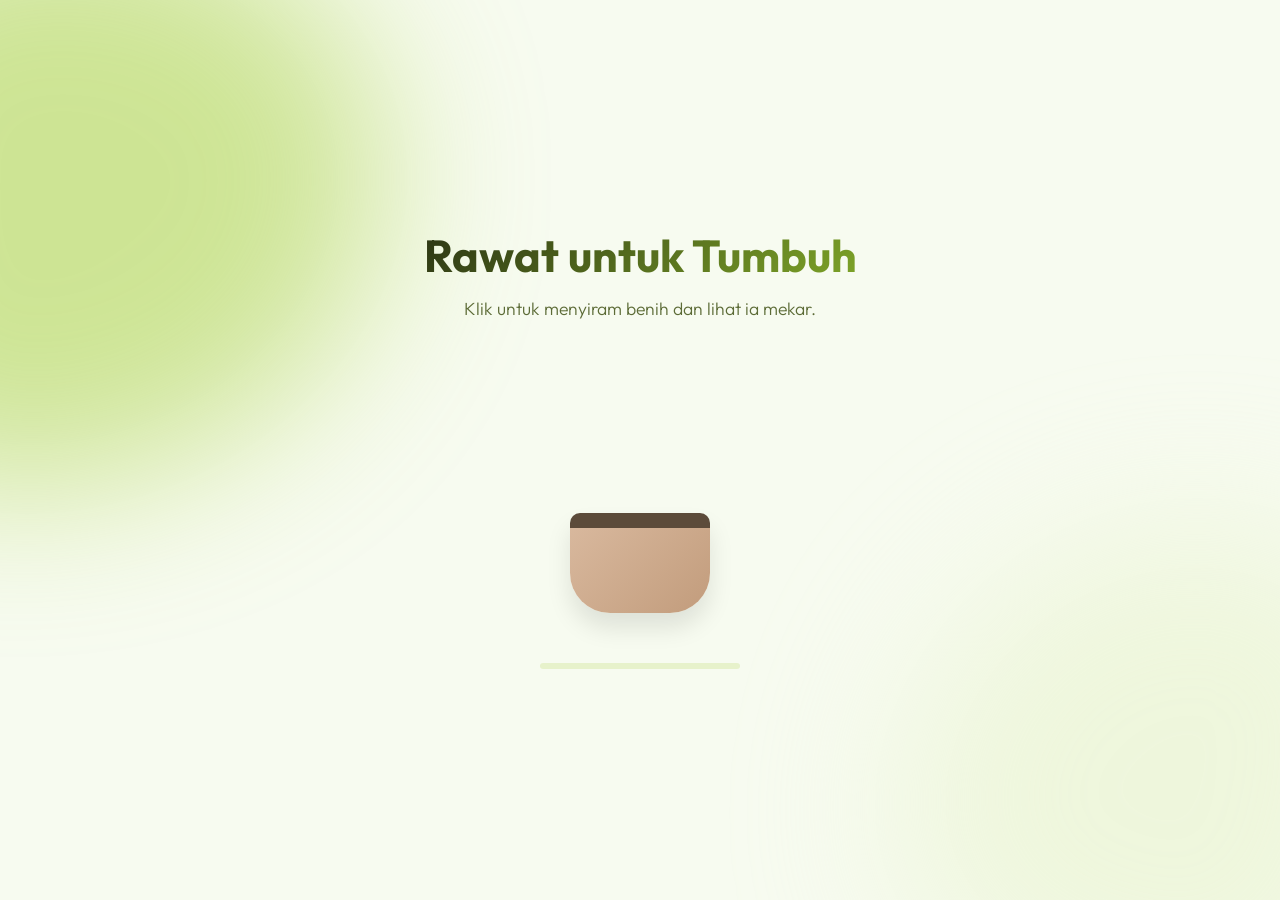
<file: index.html>
<!DOCTYPE html>
<html lang="en">
<head>
    <meta charset="UTF-8">
    <meta name="viewport" content="width=device-width, initial-scale=1.0">
    <title>Habi Herbal Alam - Merawat Alam</title>
    <link rel="icon" type="image/png" href="favicon.png">
    <meta name="description" content="Habi Herbal Alam sedang tumbuh. Rawat tanamannya untuk bergabung dengan daftar tunggu kami.">
    <link rel="preconnect" href="https://fonts.googleapis.com">
    <link rel="preconnect" href="https://fonts.gstatic.com" crossorigin>
    <link href="https://fonts.googleapis.com/css2?family=Outfit:wght@300;400;600;700&display=swap" rel="stylesheet">
    <link rel="stylesheet" href="styles.css">
</head>
<body>
    <div class="background-elements">
        <div class="blob blob-1"></div>
        <div class="blob blob-2"></div>
    </div>
    
    <main class="container">
        
        <!-- Interactive Plant Area -->
        <div class="interaction-area" id="plant-container">
            <h1 class="title" id="main-title">Rawat untuk Tumbuh</h1>
            <p class="subtitle" id="main-subtitle">Klik untuk menyiram benih dan lihat ia mekar.</p>
            
            <div class="pot-container">
                <div class="plant-stage stage-0 active" id="stage-0">
                    <div class="seed"></div>
                </div>
                <div class="plant-stage stage-1" id="stage-1">
                    <div class="sprout"></div>
                </div>
                <div class="plant-stage stage-2" id="stage-2">
                    <div class="stem">
                        <div class="leaf leaf-left"></div>
                        <div class="leaf leaf-right"></div>
                    </div>
                </div>
                <div class="plant-stage stage-3" id="stage-3">
                    <img src="logo.png" alt="Habi Blooming" class="bloomed-logo">
                </div>
                <div class="pot"></div>
            </div>
            
            <div class="progress-indicator">
                <div class="progress-bar" id="progress-bar"></div>
            </div>
        </div>

        <!-- Waitlist Form (Hidden Initially) -->
        <div class="glass-card hidden" id="waitlist-card">
            <img src="logo.png" alt="Habi Logo" class="form-logo" id="form-logo">
            <h2 class="title">Sentuhan Alam</h2>
            <p class="subtitle">Terima kasih telah merawat pertumbuhan kami. Bergabunglah dengan daftar tunggu untuk menjadi yang pertama merasakan Habi Herbal Alam.</p>
            
            <form class="notify-form" id="notify-form">
                <div class="input-group">
                    <input type="email" id="email-input" placeholder="Masukkan alamat email Anda" required>
                    <button type="submit" id="notify-btn">Kabari Saya</button>
                </div>
                <p class="error-message" id="error-msg" style="display: none; color: #d9534f; font-size: 0.9rem; margin-top: 10px;">Mohon masukkan alamat email yang valid.</p>
                <p class="success-message" id="success-msg">Terima kasih! Kami akan mengabari Anda saat peluncuran.</p>
            </form>
        </div>
        
    </main>

    <script src="script.js"></script>
</body>
</html>
</file>
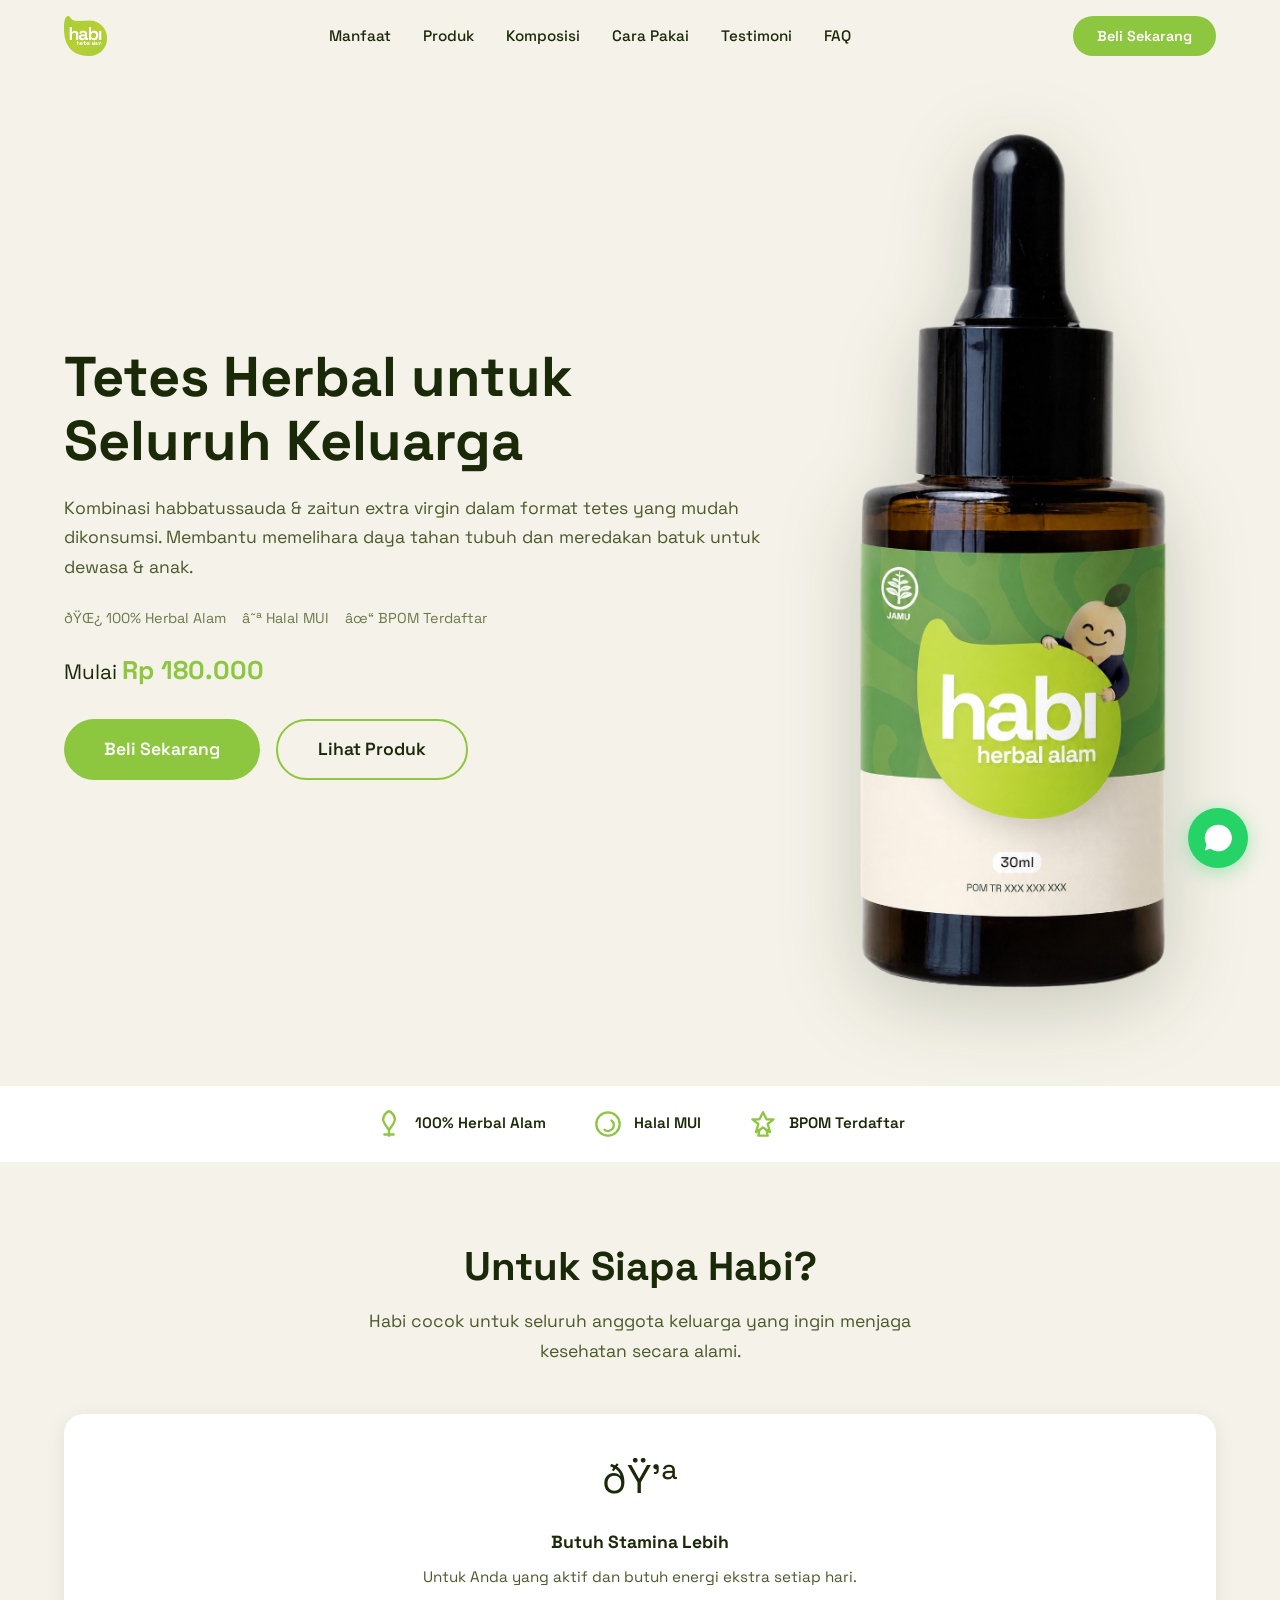
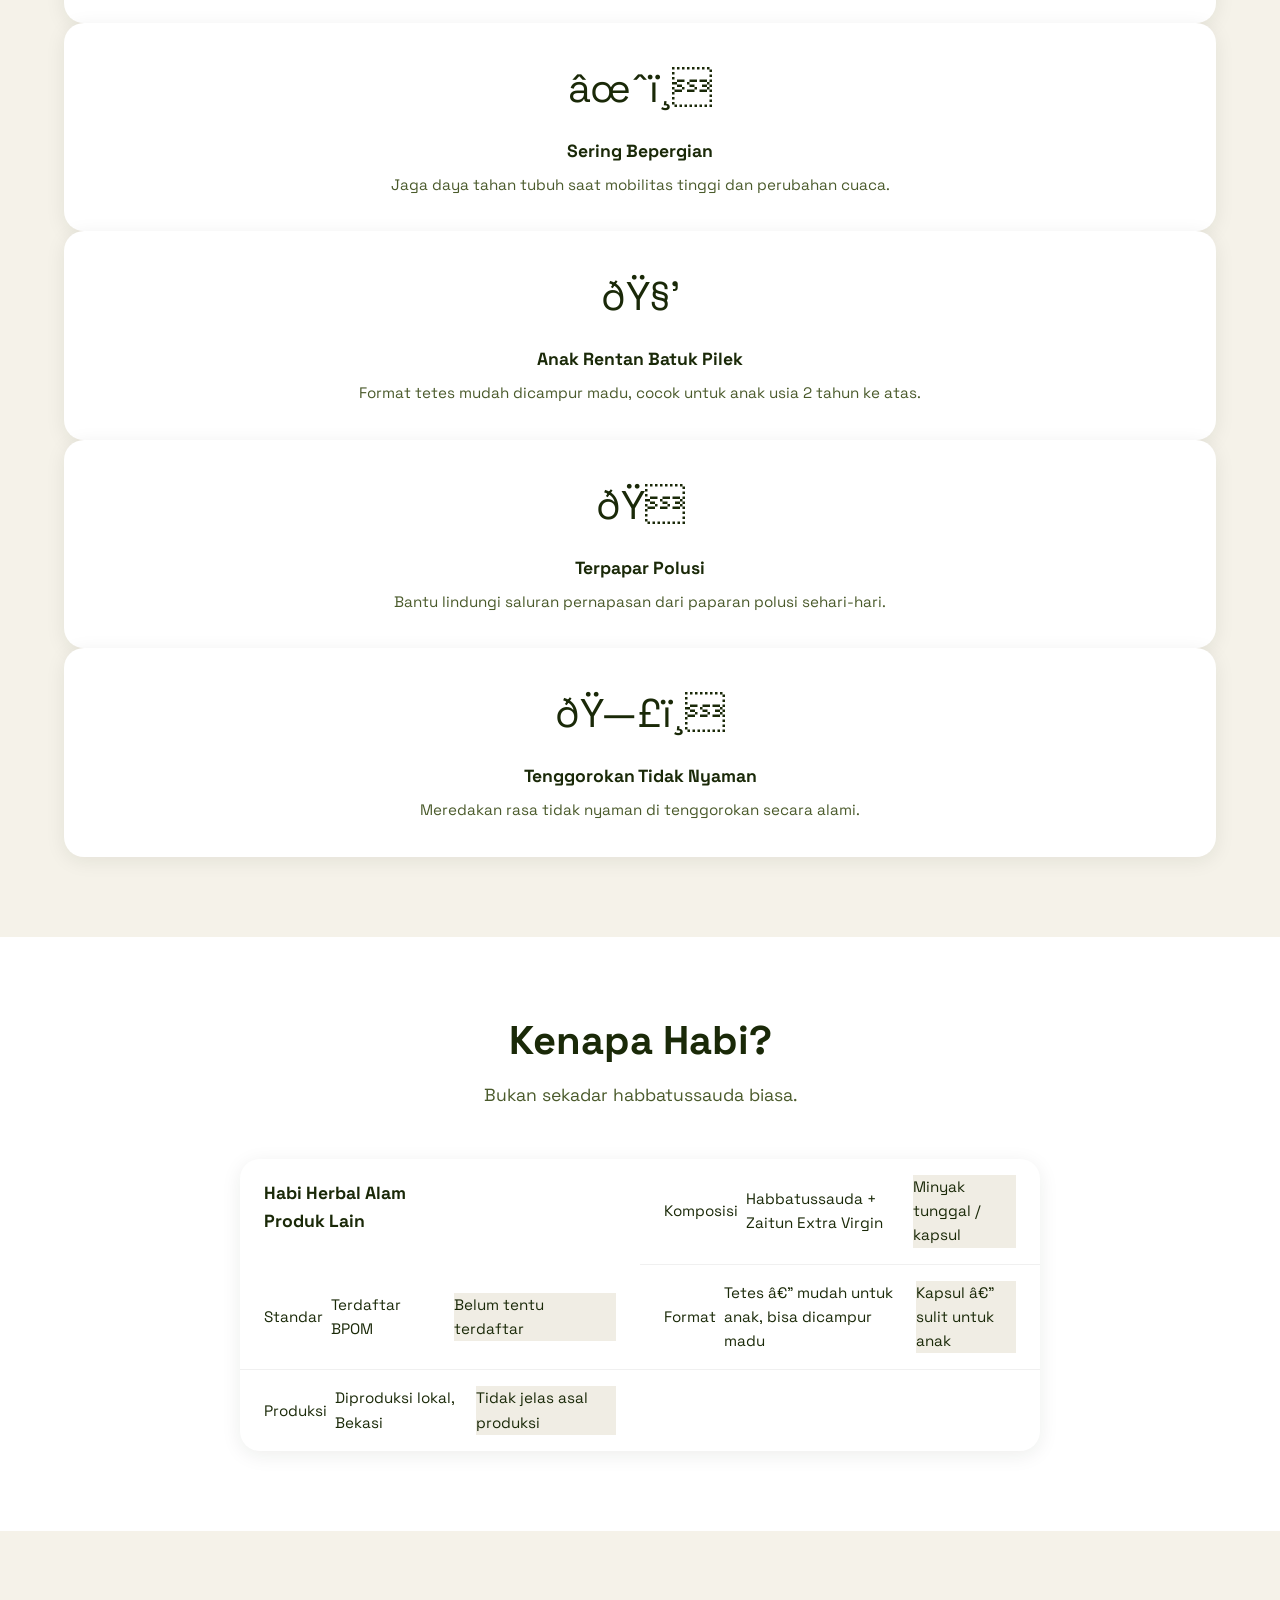
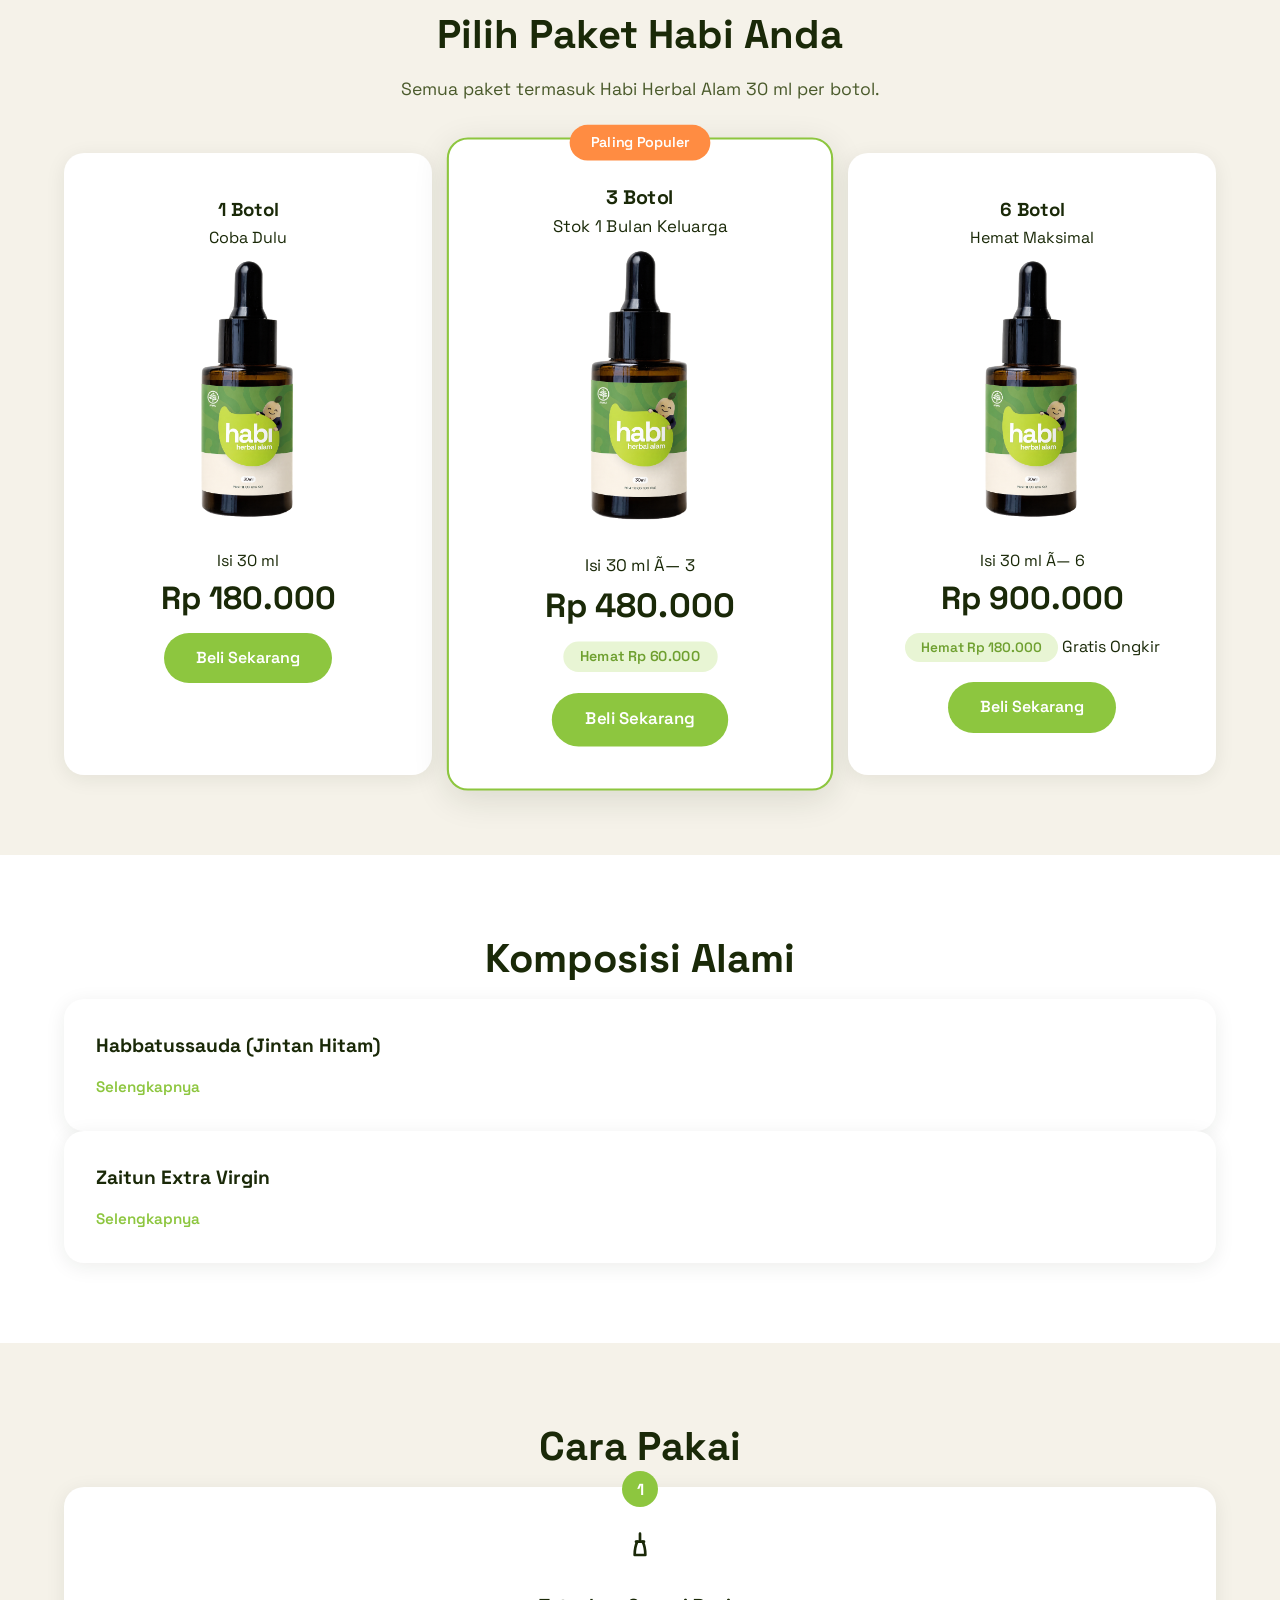
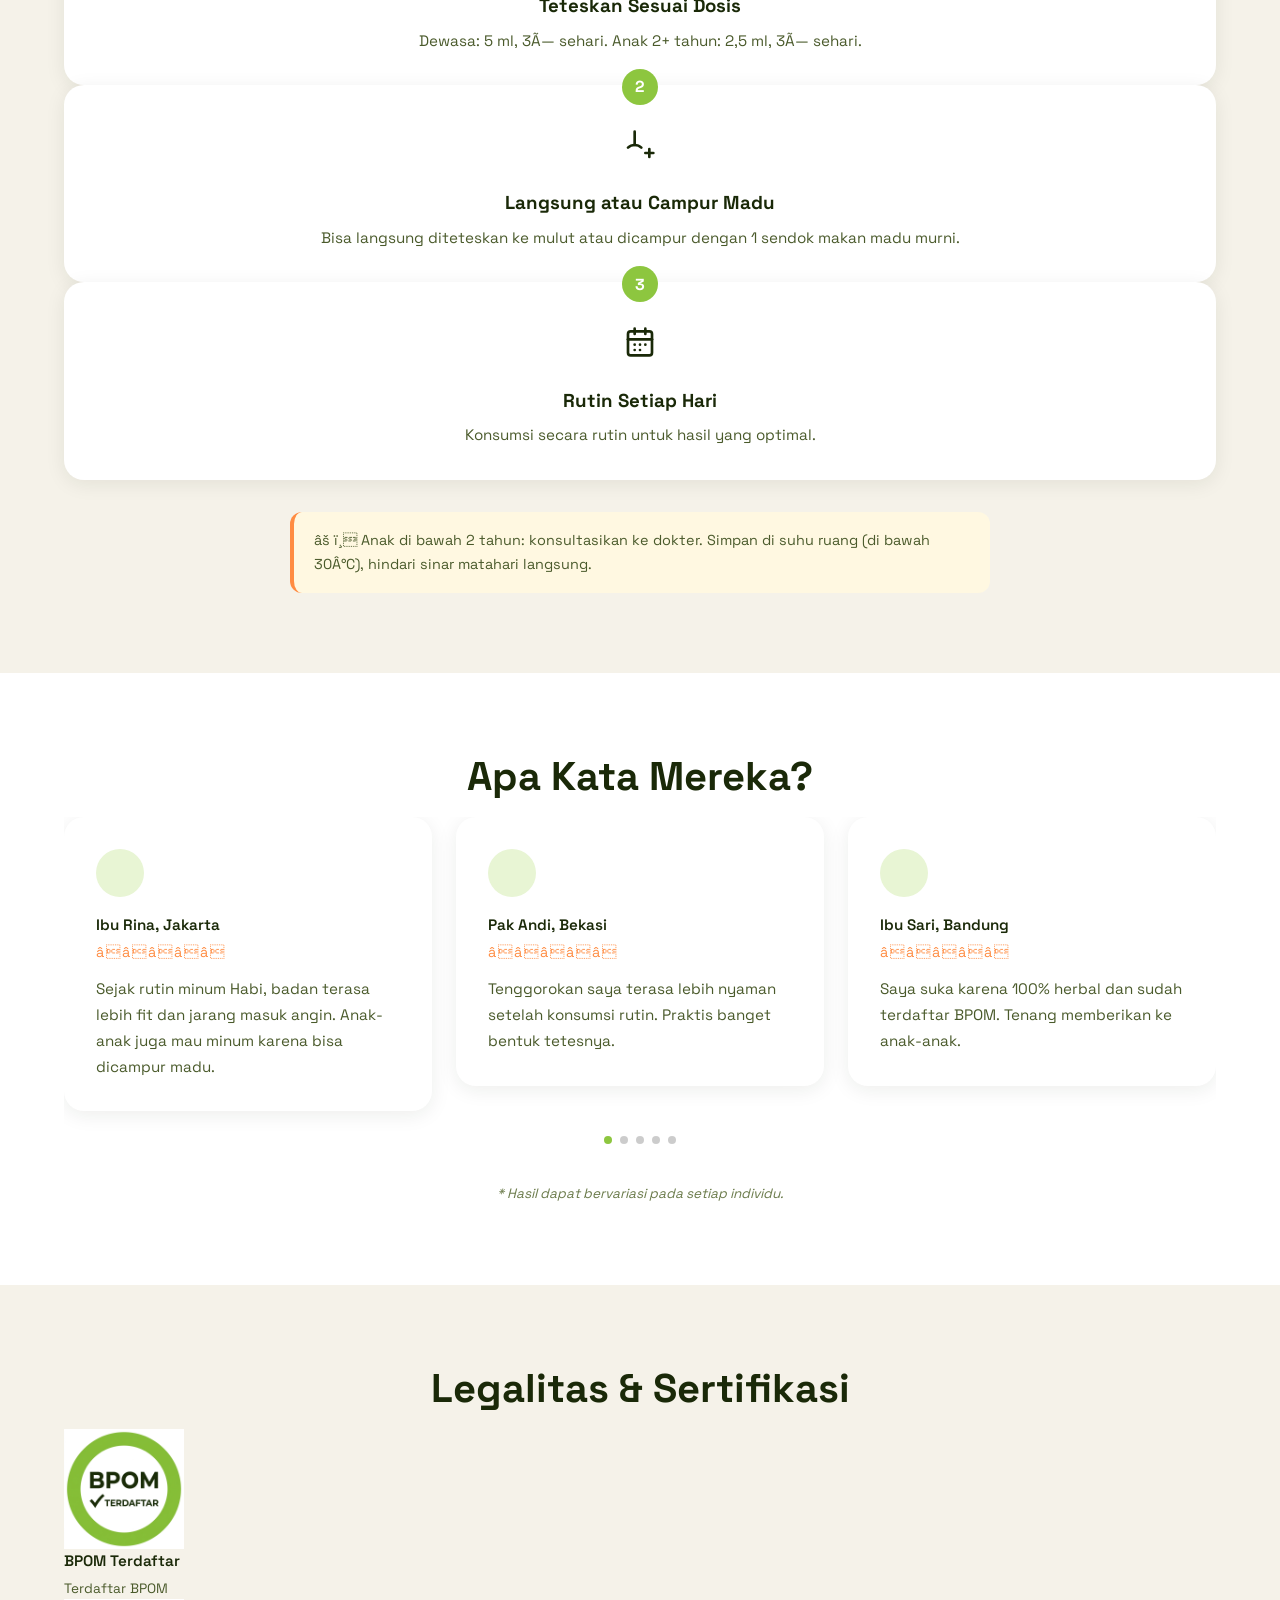
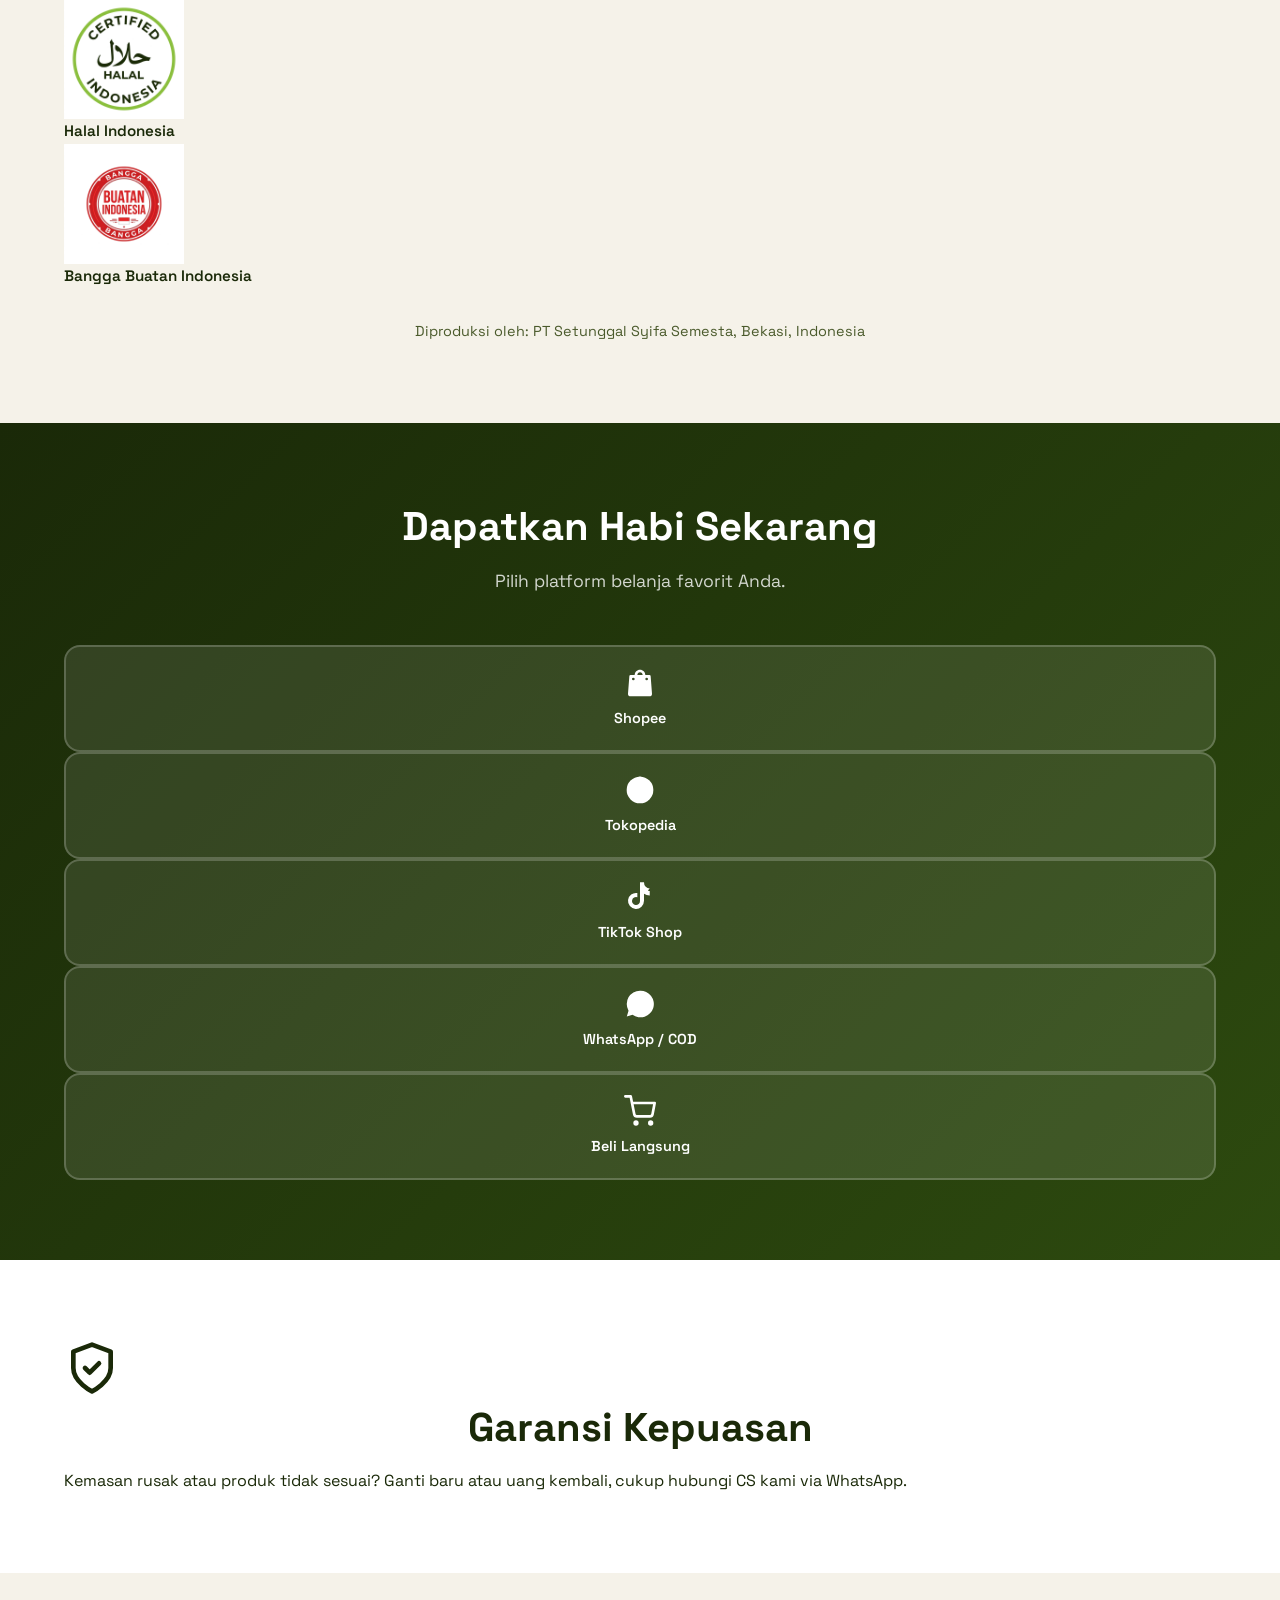
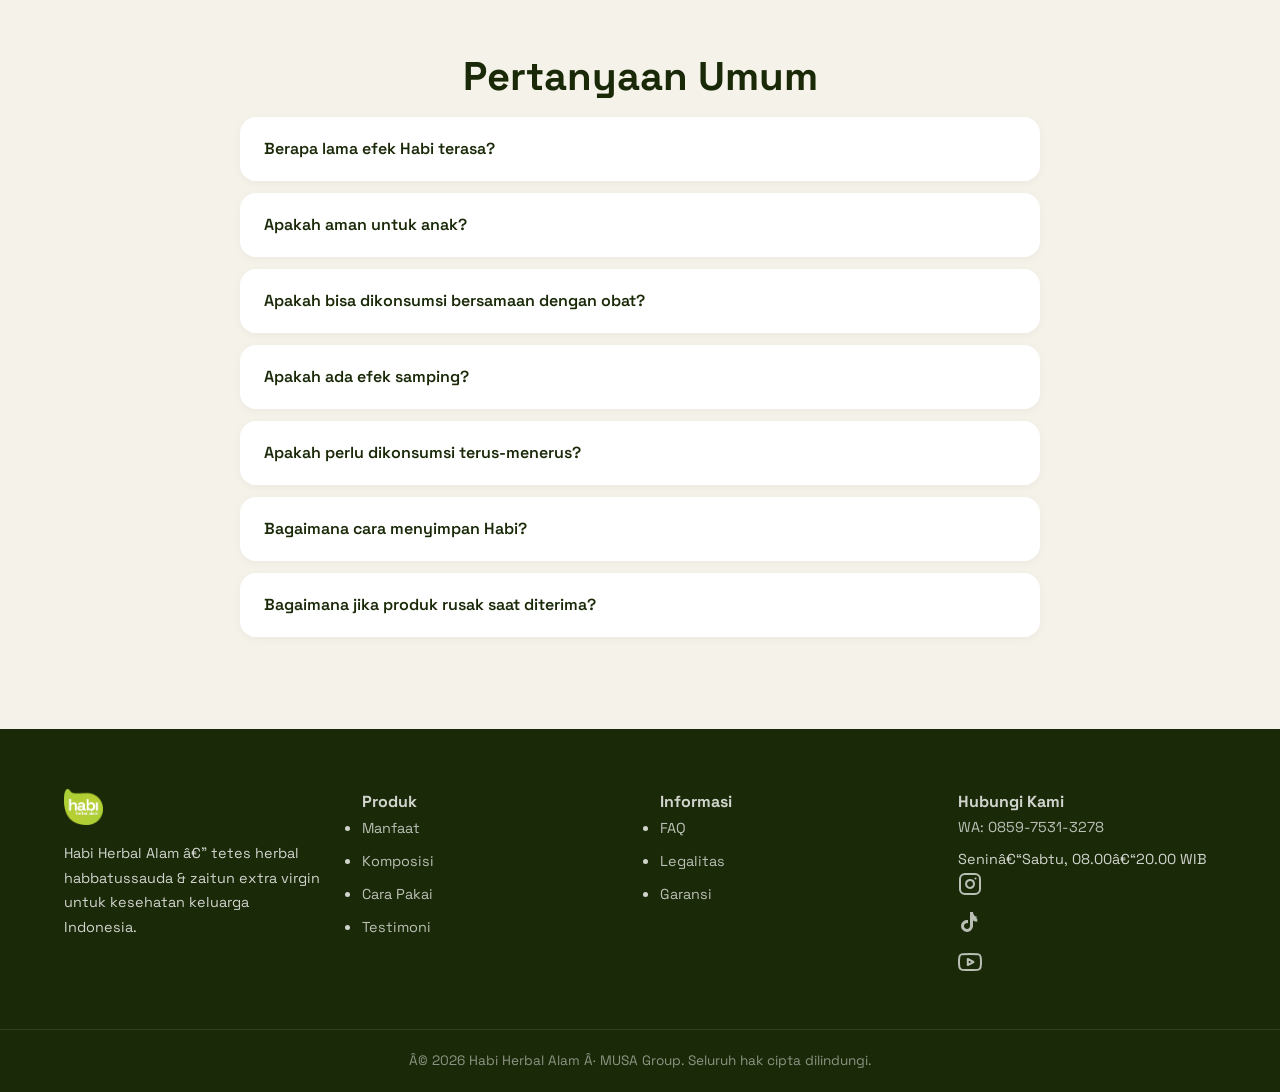
<file: v2/index.html>
<!DOCTYPE html>
<html lang="id">
<head>
  <!-- Meta Pixel Code -->
  <script>
  !function(f,b,e,v,n,t,s){if(f.fbq)return;n=f.fbq=function(){n.callMethod?
  n.callMethod.apply(n,arguments):n.queue.push(arguments)};if(!f._fbq)f._fbq=n;
  n.push=n;n.loaded=!0;n.version='2.0';n.queue=[];t=b.createElement(e);t.async=!0;
  t.src=v;s=b.getElementsByTagName(e)[0];s.parentNode.insertBefore(t,s)}(window,
  document,'script','https://connect.facebook.net/en_US/fbevents.js');
  fbq('init', 'META_PIXEL_ID_BELUM_DIISI');
  fbq('track', 'PageView');
  </script>
  <noscript><img height="1" width="1" style="display:none" src="https://www.facebook.com/tr?id=META_PIXEL_ID_BELUM_DIISI&ev=PageView&noscript=1"/></noscript>
  <!-- End Meta Pixel Code -->

  <!-- Google Analytics 4 -->
  <script async src="https://www.googletagmanager.com/gtag/js?id=G-XXXXXXXXXX"></script>
  <script>
  window.dataLayer = window.dataLayer || [];
  function gtag(){dataLayer.push(arguments);}
  gtag('js', new Date());
  gtag('config', 'G-XXXXXXXXXX');
  </script>

  <meta charset="UTF-8">
  <meta name="viewport" content="width=device-width, initial-scale=1.0">
  <title>Habi Herbal Alam — Tetes Habbatussauda &amp; Zaitun untuk Daya Tahan Tubuh Keluarga</title>
  <meta name="description" content="Habi Herbal Alam, tetes herbal habbatussauda &amp; zaitun extra virgin 30 ml. Halal, BPOM. Memelihara daya tahan tubuh seluruh keluarga.">
  <link rel="canonical" href="https://habi.co.id">

  <!-- Open Graph -->
  <meta property="og:title" content="Habi Herbal Alam — Tetes Habbatussauda &amp; Zaitun untuk Daya Tahan Tubuh Keluarga">
  <meta property="og:description" content="Habi Herbal Alam, tetes herbal habbatussauda &amp; zaitun extra virgin 30 ml. Halal, BPOM. Memelihara daya tahan tubuh seluruh keluarga.">
  <meta property="og:image" content="https://habi.co.id/images/bottle-hero.png">
  <meta property="og:url" content="https://habi.co.id">
  <meta property="og:type" content="website">

  <!-- Favicon -->
  <link rel="icon" type="image/png" href="images/favicon.png">

  <!-- Google Fonts: Space Grotesk -->
  <link rel="preconnect" href="https://fonts.googleapis.com">
  <link rel="preconnect" href="https://fonts.gstatic.com" crossorigin>
  <link href="https://fonts.googleapis.com/css2?family=Space+Grotesk:wght@400;500;600;700&display=swap" rel="stylesheet">

  <!-- Swiper 11 CSS -->
  <link rel="stylesheet" href="https://unpkg.com/swiper@11/swiper-bundle.min.css">

  <!-- Main Stylesheet -->
  <link rel="stylesheet" href="css/styles.css">
</head>
<body>

  <!-- ============================================
       1. NAV
       ============================================ -->
  <nav id="main-nav" class="nav">
    <div class="container nav__inner">
      <a href="#hero" class="nav__logo">
        <img src="images/logo.png" alt="Habi Herbal Alam" width="120" height="40">
      </a>

      <ul class="nav__links">
        <li><a href="#untuk-siapa">Manfaat</a></li>
        <li><a href="#produk">Produk</a></li>
        <li><a href="#komposisi">Komposisi</a></li>
        <li><a href="#cara-pakai">Cara Pakai</a></li>
        <li><a href="#testimoni">Testimoni</a></li>
        <li><a href="#faq">FAQ</a></li>
      </ul>

      <a href="#beli" class="btn btn--primary btn--nav">Beli Sekarang</a>

      <button class="nav__hamburger" id="nav-hamburger" aria-label="Menu" aria-expanded="false">
        <span></span>
        <span></span>
        <span></span>
      </button>
    </div>

    <!-- Mobile Overlay -->
    <div class="nav__overlay" id="nav-overlay">
      <button class="nav__overlay-close" aria-label="Tutup menu">&times;</button>
      <ul class="nav__overlay-links">
        <li><a href="#untuk-siapa">Manfaat</a></li>
        <li><a href="#produk">Produk</a></li>
        <li><a href="#komposisi">Komposisi</a></li>
        <li><a href="#cara-pakai">Cara Pakai</a></li>
        <li><a href="#testimoni">Testimoni</a></li>
        <li><a href="#faq">FAQ</a></li>
        <li><a href="#beli" class="btn btn--primary">Beli Sekarang</a></li>
      </ul>
    </div>
  </nav>

  <!-- ============================================
       2. HERO
       ============================================ -->
  <section id="hero" class="hero">
    <div class="container hero__inner">
      <div class="hero__content">
        <h1>Tetes Herbal untuk<br>Seluruh Keluarga</h1>
        <p class="hero__subtitle">Kombinasi habbatussauda &amp; zaitun extra virgin dalam format tetes yang mudah dikonsumsi. Membantu memelihara daya tahan tubuh dan meredakan batuk untuk dewasa &amp; anak.</p>
        <div class="hero__trust">
          <span>🌿 100% Herbal Alam</span>
          <span>☪ Halal MUI</span>
          <span>✓ BPOM Terdaftar</span>
        </div>
        <p class="hero__price">Mulai <strong>Rp 180.000</strong></p>
        <div class="hero__ctas">
          <a href="#beli" class="btn btn--primary btn--lg">Beli Sekarang</a>
          <a href="#produk" class="btn btn--secondary btn--lg">Lihat Produk</a>
        </div>
      </div>
      <div class="hero__image">
        <img src="images/bottle-hero.png" alt="Habi Herbal Alam 30ml" width="400" height="600">
      </div>
    </div>
  </section>

  <!-- ============================================
       3. TRUST BAR
       ============================================ -->
  <section id="trust-bar" class="trust-bar">
    <div class="container trust-bar__inner">
      <div class="trust-bar__item">
        <svg xmlns="http://www.w3.org/2000/svg" width="28" height="28" viewBox="0 0 24 24" fill="none" stroke="currentColor" stroke-width="2" stroke-linecap="round" stroke-linejoin="round" aria-hidden="true"><path d="M17 8c0-5-5-7-5-7S7 3 7 8c0 3 2 5 5 9 3-4 5-6 5-9z"/><path d="M12 17v5"/><path d="M8 21h8"/></svg>
        <span>100% Herbal Alam</span>
      </div>
      <div class="trust-bar__item">
        <svg xmlns="http://www.w3.org/2000/svg" width="28" height="28" viewBox="0 0 24 24" fill="none" stroke="currentColor" stroke-width="2" stroke-linecap="round" stroke-linejoin="round" aria-hidden="true"><path d="M12 2a9.4 9.4 0 0 0 0 20 9.4 9.4 0 0 0 0-20z"/><path d="M15 9a5 5 0 1 1-6 8"/></svg>
        <span>Halal MUI</span>
      </div>
      <div class="trust-bar__item">
        <svg xmlns="http://www.w3.org/2000/svg" width="28" height="28" viewBox="0 0 24 24" fill="none" stroke="currentColor" stroke-width="2" stroke-linecap="round" stroke-linejoin="round" aria-hidden="true"><path d="M12 2l3 6h6l-5 4 2 7-6-4-6 4 2-7-5-4h6z"/><path d="M9 17l-1 5h8l-1-5"/></svg>
        <span>BPOM Terdaftar</span>
      </div>
    </div>
  </section>

  <!-- ============================================
       4. UNTUK SIAPA
       ============================================ -->
  <section id="untuk-siapa" class="section">
    <div class="container">
      <h2 class="section__title">Untuk Siapa Habi?</h2>
      <p class="section__subtitle">Habi cocok untuk seluruh anggota keluarga yang ingin menjaga kesehatan secara alami.</p>

      <div class="audience-grid">
        <div class="audience-card" tabindex="0" role="button">
          <span class="audience-card__icon">💪</span>
          <h3 class="audience-card__title">Butuh Stamina Lebih</h3>
          <p class="audience-card__desc">Untuk Anda yang aktif dan butuh energi ekstra setiap hari.</p>
        </div>

        <div class="audience-card" tabindex="0" role="button">
          <span class="audience-card__icon">✈️</span>
          <h3 class="audience-card__title">Sering Bepergian</h3>
          <p class="audience-card__desc">Jaga daya tahan tubuh saat mobilitas tinggi dan perubahan cuaca.</p>
        </div>

        <div class="audience-card" tabindex="0" role="button">
          <span class="audience-card__icon">🧒</span>
          <h3 class="audience-card__title">Anak Rentan Batuk Pilek</h3>
          <p class="audience-card__desc">Format tetes mudah dicampur madu, cocok untuk anak usia 2 tahun ke atas.</p>
        </div>

        <div class="audience-card" tabindex="0" role="button">
          <span class="audience-card__icon">🏭</span>
          <h3 class="audience-card__title">Terpapar Polusi</h3>
          <p class="audience-card__desc">Bantu lindungi saluran pernapasan dari paparan polusi sehari-hari.</p>
        </div>

        <div class="audience-card" tabindex="0" role="button">
          <span class="audience-card__icon">🗣️</span>
          <h3 class="audience-card__title">Tenggorokan Tidak Nyaman</h3>
          <p class="audience-card__desc">Meredakan rasa tidak nyaman di tenggorokan secara alami.</p>
        </div>
      </div>
    </div>
  </section>

  <!-- ============================================
       5. KENAPA HABI
       ============================================ -->
  <section id="kenapa-habi" class="section section--alt">
    <div class="container">
      <h2 class="section__title">Kenapa Habi?</h2>
      <p class="section__subtitle">Bukan sekadar habbatussauda biasa.</p>

      <div class="comparison">
        <div class="comparison__header">
          <div class="comparison__label"></div>
          <div class="comparison__col-head comparison__col-head--habi">Habi Herbal Alam</div>
          <div class="comparison__col-head comparison__col-head--other">Produk Lain</div>
        </div>

        <div class="comparison__row">
          <div class="comparison__label">Komposisi</div>
          <div class="comparison__col comparison__col--habi">Habbatussauda + Zaitun Extra Virgin</div>
          <div class="comparison__col comparison__col--other">Minyak tunggal / kapsul</div>
        </div>

        <div class="comparison__row">
          <div class="comparison__label">Standar</div>
          <div class="comparison__col comparison__col--habi">Terdaftar BPOM</div>
          <div class="comparison__col comparison__col--other">Belum tentu terdaftar</div>
        </div>

        <div class="comparison__row">
          <div class="comparison__label">Format</div>
          <div class="comparison__col comparison__col--habi">Tetes — mudah untuk anak, bisa dicampur madu</div>
          <div class="comparison__col comparison__col--other">Kapsul — sulit untuk anak</div>
        </div>

        <div class="comparison__row">
          <div class="comparison__label">Produksi</div>
          <div class="comparison__col comparison__col--habi">Diproduksi lokal, Bekasi</div>
          <div class="comparison__col comparison__col--other">Tidak jelas asal produksi</div>
        </div>
      </div>
    </div>
  </section>

  <!-- ============================================
       6. PRODUK & HARGA
       ============================================ -->
  <section id="produk" class="section">
    <div class="container">
      <h2 class="section__title">Pilih Paket Habi Anda</h2>
      <p class="section__subtitle">Semua paket termasuk Habi Herbal Alam 30 ml per botol.</p>

      <div class="pricing-cards">
        <!-- Card 1 -->
        <div class="pricing-card">
          <h3 class="pricing-card__title">1 Botol</h3>
          <p class="pricing-card__label">Coba Dulu</p>
          <div class="pricing-card__image">
            <img src="images/bottle-hero.png" alt="Habi Herbal Alam 1 Botol" width="120" height="180" loading="lazy">
          </div>
          <p class="pricing-card__qty">Isi 30 ml</p>
          <p class="pricing-card__price">Rp 180.000</p>
          <a href="#beli" class="btn btn--primary" data-bundle="1" onclick="if(typeof fbq==='function')fbq('track','AddToCart',{content_name:'Habi 1 Botol'})">Beli Sekarang</a>
        </div>

        <!-- Card 2 — Popular -->
        <div class="pricing-card pricing-card--popular">
          <span class="pricing-card__badge">Paling Populer</span>
          <h3 class="pricing-card__title">3 Botol</h3>
          <p class="pricing-card__label">Stok 1 Bulan Keluarga</p>
          <div class="pricing-card__image">
            <img src="images/bottle-hero.png" alt="Habi Herbal Alam 3 Botol" width="120" height="180" loading="lazy">
          </div>
          <p class="pricing-card__qty">Isi 30 ml × 3</p>
          <p class="pricing-card__price">Rp 480.000</p>
          <span class="pricing-card__savings">Hemat Rp 60.000</span>
          <a href="#beli" class="btn btn--primary" data-bundle="3" onclick="if(typeof fbq==='function')fbq('track','AddToCart',{content_name:'Habi 3 Botol'})">Beli Sekarang</a>
        </div>

        <!-- Card 3 -->
        <div class="pricing-card">
          <h3 class="pricing-card__title">6 Botol</h3>
          <p class="pricing-card__label">Hemat Maksimal</p>
          <div class="pricing-card__image">
            <img src="images/bottle-hero.png" alt="Habi Herbal Alam 6 Botol" width="120" height="180" loading="lazy">
          </div>
          <p class="pricing-card__qty">Isi 30 ml × 6</p>
          <p class="pricing-card__price">Rp 900.000</p>
          <span class="pricing-card__savings">Hemat Rp 180.000</span>
          <span class="pricing-card__bonus">Gratis Ongkir</span>
          <a href="#beli" class="btn btn--primary" data-bundle="6" onclick="if(typeof fbq==='function')fbq('track','AddToCart',{content_name:'Habi 6 Botol'})">Beli Sekarang</a>
        </div>
      </div>
    </div>
  </section>

  <!-- ============================================
       7. KOMPOSISI
       ============================================ -->
  <section id="komposisi" class="section section--alt">
    <div class="container">
      <h2 class="section__title">Komposisi Alami</h2>

      <div class="ingredient-grid">
        <div class="ingredient-card">
          <h3 class="ingredient-card__title">Habbatussauda (Jintan Hitam)</h3>
          <button class="ingredient-card__toggle" aria-expanded="false">Selengkapnya</button>
          <div class="ingredient-card__detail">
            <p>Mengandung thymoquinone, senyawa aktif yang membantu memelihara daya tahan tubuh. Dikenal dalam tradisi pengobatan herbal selama berabad-abad.</p>
          </div>
        </div>

        <div class="ingredient-card">
          <h3 class="ingredient-card__title">Zaitun Extra Virgin</h3>
          <button class="ingredient-card__toggle" aria-expanded="false">Selengkapnya</button>
          <div class="ingredient-card__detail">
            <p>Kaya antioksidan dan asam lemak esensial. Membantu mendukung kesehatan secara menyeluruh dan meningkatkan penyerapan nutrisi.</p>
          </div>
        </div>
      </div>
    </div>
  </section>

  <!-- ============================================
       8. CARA PAKAI
       ============================================ -->
  <section id="cara-pakai" class="section">
    <div class="container">
      <h2 class="section__title">Cara Pakai</h2>

      <div class="steps-grid">
        <div class="step-card">
          <span class="step-card__number">1</span>
          <div class="step-card__icon">
            <svg xmlns="http://www.w3.org/2000/svg" width="32" height="32" viewBox="0 0 24 24" fill="none" stroke="currentColor" stroke-width="2" stroke-linecap="round" stroke-linejoin="round" aria-hidden="true"><path d="M12 2v6"/><path d="M9 8h6"/><path d="M10 8c0 0-2 4-2 10h8c0-6-2-10-2-10"/></svg>
          </div>
          <h3 class="step-card__title">Teteskan Sesuai Dosis</h3>
          <p class="step-card__desc">Dewasa: 5 ml, 3× sehari. Anak 2+ tahun: 2,5 ml, 3× sehari.</p>
        </div>

        <div class="step-card">
          <span class="step-card__number">2</span>
          <div class="step-card__icon">
            <svg xmlns="http://www.w3.org/2000/svg" width="32" height="32" viewBox="0 0 24 24" fill="none" stroke="currentColor" stroke-width="2" stroke-linecap="round" stroke-linejoin="round" aria-hidden="true"><path d="M3 14c0 0 2-2 5-2s5 2 5 2"/><path d="M8 12V2"/><path d="M16 18h6"/><path d="M19 15v6"/></svg>
          </div>
          <h3 class="step-card__title">Langsung atau Campur Madu</h3>
          <p class="step-card__desc">Bisa langsung diteteskan ke mulut atau dicampur dengan 1 sendok makan madu murni.</p>
        </div>

        <div class="step-card">
          <span class="step-card__number">3</span>
          <div class="step-card__icon">
            <svg xmlns="http://www.w3.org/2000/svg" width="32" height="32" viewBox="0 0 24 24" fill="none" stroke="currentColor" stroke-width="2" stroke-linecap="round" stroke-linejoin="round" aria-hidden="true"><rect x="3" y="4" width="18" height="18" rx="2" ry="2"/><line x1="16" y1="2" x2="16" y2="6"/><line x1="8" y1="2" x2="8" y2="6"/><line x1="3" y1="10" x2="21" y2="10"/><path d="M8 14h.01"/><path d="M12 14h.01"/><path d="M16 14h.01"/><path d="M8 18h.01"/><path d="M12 18h.01"/></svg>
          </div>
          <h3 class="step-card__title">Rutin Setiap Hari</h3>
          <p class="step-card__desc">Konsumsi secara rutin untuk hasil yang optimal.</p>
        </div>
      </div>

      <div class="step-note">
        ⚠️ Anak di bawah 2 tahun: konsultasikan ke dokter. Simpan di suhu ruang (di bawah 30°C), hindari sinar matahari langsung.
      </div>
    </div>
  </section>

  <!-- ============================================
       9. TESTIMONI
       ============================================ -->
  <section id="testimoni" class="section section--alt">
    <div class="container">
      <h2 class="section__title">Apa Kata Mereka?</h2>

      <div class="swiper testimoni-swiper">
        <div class="swiper-wrapper">
          <!-- Slide 1 -->
          <div class="swiper-slide">
            <div class="testimonial-card">
              <div class="testimonial-card__avatar" aria-hidden="true"></div>
              <p class="testimonial-card__name">Ibu Rina, Jakarta</p>
              <div class="testimonial-card__stars" aria-label="5 dari 5 bintang">⭐⭐⭐⭐⭐</div>
              <blockquote class="testimonial-card__text">Sejak rutin minum Habi, badan terasa lebih fit dan jarang masuk angin. Anak-anak juga mau minum karena bisa dicampur madu.</blockquote>
            </div>
          </div>

          <!-- Slide 2 -->
          <div class="swiper-slide">
            <div class="testimonial-card">
              <div class="testimonial-card__avatar" aria-hidden="true"></div>
              <p class="testimonial-card__name">Pak Andi, Bekasi</p>
              <div class="testimonial-card__stars" aria-label="5 dari 5 bintang">⭐⭐⭐⭐⭐</div>
              <blockquote class="testimonial-card__text">Tenggorokan saya terasa lebih nyaman setelah konsumsi rutin. Praktis banget bentuk tetesnya.</blockquote>
            </div>
          </div>

          <!-- Slide 3 -->
          <div class="swiper-slide">
            <div class="testimonial-card">
              <div class="testimonial-card__avatar" aria-hidden="true"></div>
              <p class="testimonial-card__name">Ibu Sari, Bandung</p>
              <div class="testimonial-card__stars" aria-label="5 dari 5 bintang">⭐⭐⭐⭐⭐</div>
              <blockquote class="testimonial-card__text">Saya suka karena 100% herbal dan sudah terdaftar BPOM. Tenang memberikan ke anak-anak.</blockquote>
            </div>
          </div>

          <!-- Slide 4 -->
          <div class="swiper-slide">
            <div class="testimonial-card">
              <div class="testimonial-card__avatar" aria-hidden="true"></div>
              <p class="testimonial-card__name">Ibu Dewi, Surabaya</p>
              <div class="testimonial-card__stars" aria-label="5 dari 5 bintang">⭐⭐⭐⭐⭐</div>
              <blockquote class="testimonial-card__text">Pengiriman cepat dan kemasannya rapi. Anak saya yang umur 3 tahun mau minum karena dicampur madu.</blockquote>
            </div>
          </div>

          <!-- Slide 5 -->
          <div class="swiper-slide">
            <div class="testimonial-card">
              <div class="testimonial-card__avatar" aria-hidden="true"></div>
              <p class="testimonial-card__name">Pak Budi, Tangerang</p>
              <div class="testimonial-card__stars" aria-label="5 dari 5 bintang">⭐⭐⭐⭐⭐</div>
              <blockquote class="testimonial-card__text">Sudah 2 bulan konsumsi, badan terasa lebih segar. Cocok untuk yang sering bepergian seperti saya.</blockquote>
            </div>
          </div>
        </div>

        <div class="swiper-pagination"></div>
      </div>

      <p class="testimoni__disclaimer">* Hasil dapat bervariasi pada setiap individu.</p>
    </div>
  </section>

  <!-- ============================================
       10. LEGALITAS
       ============================================ -->
  <section id="legalitas" class="section">
    <div class="container">
      <h2 class="section__title">Legalitas &amp; Sertifikasi</h2>

      <div class="legal-grid">
        <div class="legal-item">
          <img src="images/badge-bpom.jpg" alt="BPOM Terdaftar" width="120" height="120" loading="lazy">
          <p class="legal__label">BPOM Terdaftar</p>
          <span class="legal__number">Terdaftar BPOM</span>
        </div>

        <div class="legal-item">
          <img src="images/badge-halal.jpg" alt="Halal Indonesia" width="120" height="120" loading="lazy">
          <p class="legal__label">Halal Indonesia</p>
        </div>

        <div class="legal-item">
          <img src="images/badge-bbi.jpg" alt="Bangga Buatan Indonesia" width="120" height="120" loading="lazy">
          <p class="legal__label">Bangga Buatan Indonesia</p>
        </div>
      </div>

      <p class="legal__producer">Diproduksi oleh: PT Setunggal Syifa Semesta, Bekasi, Indonesia</p>
    </div>
  </section>

  <!-- ============================================
       11. BELI SEKARANG
       ============================================ -->
  <section id="beli" class="section section--cta">
    <div class="container">
      <h2 class="section__title">Dapatkan Habi Sekarang</h2>
      <p class="section__subtitle">Pilih platform belanja favorit Anda.</p>

      <div class="buy-grid">
        <!-- Shopee -->
        <a class="buy-btn" href="#&utm_source=website&utm_medium=landing&utm_campaign=habi_v2" target="_blank" rel="noopener" data-platform="shopee" onclick="if(typeof fbq==='function')fbq('track','InitiateCheckout',{content_name:'Shopee'})">
          <svg xmlns="http://www.w3.org/2000/svg" width="28" height="28" viewBox="0 0 24 24" fill="currentColor" aria-hidden="true"><path d="M12 2C9.8 2 8 3.8 8 6H5a1 1 0 0 0-1 1l-1 13a2 2 0 0 0 2 2h14a2 2 0 0 0 2-2L20 7a1 1 0 0 0-1-1h-3c0-2.2-1.8-4-4-4zm0 2c1.1 0 2 .9 2 2h-4c0-1.1.9-2 2-2zm-5 6a1 1 0 1 1 0-2 1 1 0 0 1 0 2zm10 0a1 1 0 1 1 0-2 1 1 0 0 1 0 2z"/></svg>
          <span>Shopee</span>
        </a>

        <!-- Tokopedia -->
        <a class="buy-btn" href="#&utm_source=website&utm_medium=landing&utm_campaign=habi_v2" target="_blank" rel="noopener" data-platform="tokopedia" onclick="if(typeof fbq==='function')fbq('track','InitiateCheckout',{content_name:'Tokopedia'})">
          <svg xmlns="http://www.w3.org/2000/svg" width="28" height="28" viewBox="0 0 24 24" fill="currentColor" aria-hidden="true"><circle cx="12" cy="12" r="10"/><circle cx="12" cy="12" r="4" fill="white"/><rect x="11" y="2" width="2" height="4" fill="white"/></svg>
          <span>Tokopedia</span>
        </a>

        <!-- TikTok Shop -->
        <a class="buy-btn" href="#&utm_source=website&utm_medium=landing&utm_campaign=habi_v2" target="_blank" rel="noopener" data-platform="tiktok" onclick="if(typeof fbq==='function')fbq('track','InitiateCheckout',{content_name:'TikTok Shop'})">
          <svg xmlns="http://www.w3.org/2000/svg" width="28" height="28" viewBox="0 0 24 24" fill="currentColor" aria-hidden="true"><path d="M19.3 5.7a4.5 4.5 0 0 1-3-1.3A4.5 4.5 0 0 1 15 1h-3v14a3 3 0 1 1-2-2.8V9a6 6 0 1 0 5 5.9V9.5a7.5 7.5 0 0 0 4.3 1.3V7.5a4.5 4.5 0 0 1-1.3-.2 4.5 4.5 0 0 1 1.3-1.6z"/></svg>
          <span>TikTok Shop</span>
        </a>

        <!-- WhatsApp / COD -->
        <a class="buy-btn" href="https://wa.me/6285975313278?text=Halo%20Habi%2C%20saya%20mau%20pesan%20Habi%20Herbal%20Alam%2030%20ml.%20Info%20harga%20dan%20pengiriman%20ya." target="_blank" rel="noopener" data-platform="whatsapp" onclick="if(typeof fbq==='function')fbq('track','InitiateCheckout',{content_name:'WhatsApp COD'})">
          <svg xmlns="http://www.w3.org/2000/svg" width="28" height="28" viewBox="0 0 24 24" fill="currentColor" aria-hidden="true"><path d="M17.5 14.4l-2-1a1 1 0 0 0-1 .1l-.7.7a.8.8 0 0 1-1 .1 10 10 0 0 1-3.1-3.1.8.8 0 0 1 .1-1l.7-.7a1 1 0 0 0 .1-1l-1-2a1 1 0 0 0-.9-.5h-.1a2 2 0 0 0-2 1.5 5 5 0 0 0 .7 3.4 13 13 0 0 0 5.6 5.6 5 5 0 0 0 3.4.7 2 2 0 0 0 1.5-2v-.1a1 1 0 0 0-.3-.6z"/><path d="M12 2a10 10 0 0 0-8.6 15l-1.3 4.3 4.3-1.3A10 10 0 1 0 12 2z"/></svg>
          <span>WhatsApp / COD</span>
        </a>

        <!-- Beli Langsung -->
        <a class="buy-btn" href="#&utm_source=website&utm_medium=landing&utm_campaign=habi_v2" target="_blank" rel="noopener" data-platform="direct" onclick="if(typeof fbq==='function')fbq('track','InitiateCheckout',{content_name:'Beli Langsung'})">
          <svg xmlns="http://www.w3.org/2000/svg" width="28" height="28" viewBox="0 0 24 24" fill="none" stroke="currentColor" stroke-width="2" stroke-linecap="round" stroke-linejoin="round" aria-hidden="true"><circle cx="9" cy="21" r="1"/><circle cx="20" cy="21" r="1"/><path d="M1 1h4l2.7 13.4a2 2 0 0 0 2 1.6h9.7a2 2 0 0 0 2-1.6L23 6H6"/></svg>
          <span>Beli Langsung</span>
        </a>
      </div>
    </div>
  </section>

  <!-- ============================================
       12. GARANSI
       ============================================ -->
  <section id="garansi" class="section section--alt">
    <div class="container garansi__inner">
      <div class="garansi__icon">
        <svg xmlns="http://www.w3.org/2000/svg" width="56" height="56" viewBox="0 0 24 24" fill="none" stroke="currentColor" stroke-width="2" stroke-linecap="round" stroke-linejoin="round" aria-hidden="true"><path d="M12 22s8-4 8-10V5l-8-3-8 3v7c0 6 8 10 8 10z"/><path d="M9 12l2 2 4-4"/></svg>
      </div>
      <h2 class="section__title">Garansi Kepuasan</h2>
      <p>Kemasan rusak atau produk tidak sesuai? Ganti baru atau uang kembali, cukup hubungi CS kami via WhatsApp.</p>
    </div>
  </section>

  <!-- ============================================
       13. FAQ
       ============================================ -->
  <section id="faq" class="section">
    <div class="container">
      <h2 class="section__title">Pertanyaan Umum</h2>

      <div class="faq-list">
        <div class="faq-item">
          <button class="faq-item__question" aria-expanded="false">Berapa lama efek Habi terasa?</button>
          <div class="faq-item__answer">
            <p>Setiap individu berbeda. Umumnya, konsumsi rutin selama 2–4 minggu mulai memberikan manfaat yang terasa seperti badan lebih fit dan tidak mudah masuk angin.</p>
          </div>
        </div>

        <div class="faq-item">
          <button class="faq-item__question" aria-expanded="false">Apakah aman untuk anak?</button>
          <div class="faq-item__answer">
            <p>Habi aman untuk anak usia 2 tahun ke atas. Bisa dicampur dengan madu untuk rasa yang lebih disukai anak. Untuk anak di bawah 2 tahun, konsultasikan ke dokter.</p>
          </div>
        </div>

        <div class="faq-item">
          <button class="faq-item__question" aria-expanded="false">Apakah bisa dikonsumsi bersamaan dengan obat?</button>
          <div class="faq-item__answer">
            <p>Sebaiknya beri jeda 1–2 jam antara konsumsi Habi dengan obat lain. Jika sedang dalam pengobatan rutin, konsultasikan dengan dokter Anda.</p>
          </div>
        </div>

        <div class="faq-item">
          <button class="faq-item__question" aria-expanded="false">Apakah ada efek samping?</button>
          <div class="faq-item__answer">
            <p>Habi terbuat dari bahan alami dan umumnya tidak menimbulkan efek samping. Hentikan pemakaian jika terjadi reaksi alergi dan konsultasikan ke dokter.</p>
          </div>
        </div>

        <div class="faq-item">
          <button class="faq-item__question" aria-expanded="false">Apakah perlu dikonsumsi terus-menerus?</button>
          <div class="faq-item__answer">
            <p>Habi adalah suplemen herbal yang bisa dikonsumsi sebagai bagian dari gaya hidup sehat sehari-hari. Tidak ada efek ketergantungan.</p>
          </div>
        </div>

        <div class="faq-item">
          <button class="faq-item__question" aria-expanded="false">Bagaimana cara menyimpan Habi?</button>
          <div class="faq-item__answer">
            <p>Simpan di suhu ruang (di bawah 30°C), hindari sinar matahari langsung. Tidak perlu disimpan di kulkas.</p>
          </div>
        </div>

        <div class="faq-item">
          <button class="faq-item__question" aria-expanded="false">Bagaimana jika produk rusak saat diterima?</button>
          <div class="faq-item__answer">
            <p>Kami memberikan garansi ganti baru atau uang kembali jika produk diterima dalam kondisi rusak. Cukup hubungi CS kami via WhatsApp.</p>
          </div>
        </div>
      </div>
    </div>
  </section>

  <!-- ============================================
       14. FOOTER
       ============================================ -->
  <footer id="footer" class="footer">
    <div class="container footer__inner">
      <div class="footer__col">
        <a href="#hero" class="footer__logo">
          <img src="images/logo.png" alt="Habi Herbal Alam" width="120" height="40" loading="lazy">
        </a>
        <p class="footer__desc">Habi Herbal Alam — tetes herbal habbatussauda &amp; zaitun extra virgin untuk kesehatan keluarga Indonesia.</p>
      </div>

      <div class="footer__col">
        <h4 class="footer__heading">Produk</h4>
        <ul class="footer__links">
          <li><a href="#untuk-siapa">Manfaat</a></li>
          <li><a href="#komposisi">Komposisi</a></li>
          <li><a href="#cara-pakai">Cara Pakai</a></li>
          <li><a href="#testimoni">Testimoni</a></li>
        </ul>
      </div>

      <div class="footer__col">
        <h4 class="footer__heading">Informasi</h4>
        <ul class="footer__links">
          <li><a href="#faq">FAQ</a></li>
          <li><a href="#legalitas">Legalitas</a></li>
          <li><a href="#garansi">Garansi</a></li>
        </ul>
      </div>

      <div class="footer__col">
        <h4 class="footer__heading">Hubungi Kami</h4>
        <p class="footer__contact">
          <a href="https://wa.me/6285975313278" target="_blank" rel="noopener">WA: 0859-7531-3278</a>
        </p>
        <p class="footer__hours">Senin–Sabtu, 08.00–20.00 WIB</p>
        <div class="footer__socials">
          <!-- Instagram -->
          <a href="#" aria-label="Instagram" target="_blank" rel="noopener">
            <svg xmlns="http://www.w3.org/2000/svg" width="24" height="24" viewBox="0 0 24 24" fill="none" stroke="currentColor" stroke-width="2" stroke-linecap="round" stroke-linejoin="round" aria-hidden="true"><rect x="2" y="2" width="20" height="20" rx="5" ry="5"/><path d="M16 11.37A4 4 0 1 1 12.63 8 4 4 0 0 1 16 11.37z"/><line x1="17.5" y1="6.5" x2="17.51" y2="6.5"/></svg>
          </a>
          <!-- TikTok -->
          <a href="#" aria-label="TikTok" target="_blank" rel="noopener">
            <svg xmlns="http://www.w3.org/2000/svg" width="24" height="24" viewBox="0 0 24 24" fill="currentColor" aria-hidden="true"><path d="M19.3 5.7a4.5 4.5 0 0 1-3-1.3A4.5 4.5 0 0 1 15 1h-3v14a3 3 0 1 1-2-2.8V9a6 6 0 1 0 5 5.9V9.5a7.5 7.5 0 0 0 4.3 1.3V7.5a4.5 4.5 0 0 1-1.3-.2 4.5 4.5 0 0 1 1.3-1.6z"/></svg>
          </a>
          <!-- YouTube -->
          <a href="#" aria-label="YouTube" target="_blank" rel="noopener">
            <svg xmlns="http://www.w3.org/2000/svg" width="24" height="24" viewBox="0 0 24 24" fill="none" stroke="currentColor" stroke-width="2" stroke-linecap="round" stroke-linejoin="round" aria-hidden="true"><path d="M22.5 6.4a2.8 2.8 0 0 0-2-2C18.9 4 12 4 12 4s-6.9 0-8.5.4a2.8 2.8 0 0 0-2 2A29 29 0 0 0 1 12a29 29 0 0 0 .5 5.6 2.8 2.8 0 0 0 2 2c1.6.4 8.5.4 8.5.4s6.9 0 8.5-.4a2.8 2.8 0 0 0 2-2A29 29 0 0 0 23 12a29 29 0 0 0-.5-5.6z"/><polygon points="9.75 15.02 15.5 12 9.75 8.98 9.75 15.02"/></svg>
          </a>
        </div>
      </div>
    </div>

    <div class="footer__bottom">
      <div class="container">
        <p>© 2026 Habi Herbal Alam · MUSA Group. Seluruh hak cipta dilindungi.</p>
      </div>
    </div>
  </footer>

  <!-- ============================================
       FLOATING ELEMENTS
       ============================================ -->

  <!-- WhatsApp Float -->
  <a href="https://wa.me/6285975313278?text=Halo%20Habi%2C%20saya%20mau%20bertanya%20tentang%20produk%20Habi%20Herbal%20Alam." class="wa-float" id="wa-float" target="_blank" rel="noopener" aria-label="Chat WhatsApp">
    <svg xmlns="http://www.w3.org/2000/svg" width="32" height="32" viewBox="0 0 24 24" fill="white" aria-hidden="true"><path d="M17.5 14.4l-2-1a1 1 0 0 0-1 .1l-.7.7a.8.8 0 0 1-1 .1 10 10 0 0 1-3.1-3.1.8.8 0 0 1 .1-1l.7-.7a1 1 0 0 0 .1-1l-1-2a1 1 0 0 0-.9-.5h-.1a2 2 0 0 0-2 1.5 5 5 0 0 0 .7 3.4 13 13 0 0 0 5.6 5.6 5 5 0 0 0 3.4.7 2 2 0 0 0 1.5-2v-.1a1 1 0 0 0-.3-.6z"/><path d="M12 2a10 10 0 0 0-8.6 15l-1.3 4.3 4.3-1.3A10 10 0 1 0 12 2z"/></svg>
  </a>

  <!-- Mobile Sticky CTA Bar -->
  <div class="mobile-cta" id="mobile-cta">
    <span class="mobile-cta__price">Mulai Rp 180.000</span>
    <a href="#beli" class="btn btn--primary">Beli Sekarang</a>
  </div>

  <!-- ============================================
       JSON-LD STRUCTURED DATA
       ============================================ -->
  <script type="application/ld+json">
  {
    "@context": "https://schema.org",
    "@type": "Product",
    "name": "Habi Herbal Alam",
    "image": "https://habi.co.id/images/bottle-hero.png",
    "description": "Tetes herbal kombinasi habbatussauda dan zaitun extra virgin 30 ml",
    "brand": {
      "@type": "Brand",
      "name": "Habi"
    },
    "manufacturer": {
      "@type": "Organization",
      "name": "PT Setunggal Syifa Semesta"
    },
    "offers": {
      "@type": "Offer",
      "price": "180.000",
      "priceCurrency": "IDR",
      "availability": "https://schema.org/InStock",
      "url": "https://habi.co.id/#beli"
    }
  }
  </script>

  <script type="application/ld+json">
  {
    "@context": "https://schema.org",
    "@type": "FAQPage",
    "mainEntity": [
      {
        "@type": "Question",
        "name": "Berapa lama efek Habi terasa?",
        "acceptedAnswer": {
          "@type": "Answer",
          "text": "Setiap individu berbeda. Umumnya, konsumsi rutin selama 2–4 minggu mulai memberikan manfaat yang terasa seperti badan lebih fit dan tidak mudah masuk angin."
        }
      },
      {
        "@type": "Question",
        "name": "Apakah aman untuk anak?",
        "acceptedAnswer": {
          "@type": "Answer",
          "text": "Habi aman untuk anak usia 2 tahun ke atas. Bisa dicampur dengan madu untuk rasa yang lebih disukai anak. Untuk anak di bawah 2 tahun, konsultasikan ke dokter."
        }
      },
      {
        "@type": "Question",
        "name": "Apakah bisa dikonsumsi bersamaan dengan obat?",
        "acceptedAnswer": {
          "@type": "Answer",
          "text": "Sebaiknya beri jeda 1–2 jam antara konsumsi Habi dengan obat lain. Jika sedang dalam pengobatan rutin, konsultasikan dengan dokter Anda."
        }
      },
      {
        "@type": "Question",
        "name": "Apakah ada efek samping?",
        "acceptedAnswer": {
          "@type": "Answer",
          "text": "Habi terbuat dari bahan alami dan umumnya tidak menimbulkan efek samping. Hentikan pemakaian jika terjadi reaksi alergi dan konsultasikan ke dokter."
        }
      },
      {
        "@type": "Question",
        "name": "Apakah perlu dikonsumsi terus-menerus?",
        "acceptedAnswer": {
          "@type": "Answer",
          "text": "Habi adalah suplemen herbal yang bisa dikonsumsi sebagai bagian dari gaya hidup sehat sehari-hari. Tidak ada efek ketergantungan."
        }
      },
      {
        "@type": "Question",
        "name": "Bagaimana cara menyimpan Habi?",
        "acceptedAnswer": {
          "@type": "Answer",
          "text": "Simpan di suhu ruang (di bawah 30°C), hindari sinar matahari langsung. Tidak perlu disimpan di kulkas."
        }
      },
      {
        "@type": "Question",
        "name": "Bagaimana jika produk rusak saat diterima?",
        "acceptedAnswer": {
          "@type": "Answer",
          "text": "Kami memberikan garansi ganti baru atau uang kembali jika produk diterima dalam kondisi rusak. Cukup hubungi CS kami via WhatsApp."
        }
      }
    ]
  }
  </script>

  <!-- Swiper 11 JS -->
  <script src="https://unpkg.com/swiper@11/swiper-bundle.min.js"></script>

  <!-- Main JS -->
  <script src="js/main.js"></script>
</body>
</html>
</file>
<file: styles.css>
:root {
    --primary-green: #a4ce3a;
    --dark-green: #7da328;
    --light-green: #e6f2c9;
    --soil-color: #5c4b3a;
    --pot-color: #d8b89d;
    --text-main: #2d3714;
    --text-muted: #5c6b36;
    --bg-color: #f7fbf0;
    --white: #ffffff;
}

* {
    margin: 0;
    padding: 0;
    box-sizing: border-box;
}

body {
    font-family: 'Outfit', sans-serif;
    background-color: var(--bg-color);
    color: var(--text-main);
    min-height: 100vh;
    display: flex;
    justify-content: center;
    align-items: center;
    overflow: hidden;
    position: relative;
    user-select: none;
}

/* Background Animations */
.background-elements {
    position: absolute;
    top: 0;
    left: 0;
    width: 100%;
    height: 100%;
    z-index: 0;
    overflow: hidden;
    pointer-events: none;
}

.blob {
    position: absolute;
    filter: blur(80px);
    z-index: 0;
    animation: float 20s infinite ease-in-out alternate;
    opacity: 0.5;
}

.blob-1 {
    width: 45vw;
    height: 45vw;
    background: var(--primary-green);
    top: -10%;
    left: -15%;
    border-radius: 40% 60% 70% 30% / 40% 50% 60% 50%;
}

.blob-2 {
    width: 40vw;
    height: 40vw;
    background: var(--light-green);
    bottom: -15%;
    right: -10%;
    border-radius: 60% 40% 30% 70% / 60% 30% 70% 40%;
    animation-delay: -10s;
}

@keyframes float {
    0% { transform: translate(0, 0) rotate(0deg); }
    100% { transform: translate(100px, 50px) rotate(45deg); }
}

/* Main Container */
.container {
    position: relative;
    z-index: 1;
    width: 100%;
    max-width: 600px;
    padding: 20px;
    display: grid;
    place-items: center;
}

.title {
    font-size: 2.8rem;
    font-weight: 700;
    line-height: 1.1;
    margin-bottom: 15px;
    background: linear-gradient(135deg, var(--text-main), var(--dark-green));
    -webkit-background-clip: text;
    -webkit-text-fill-color: transparent;
    text-align: center;
}

.subtitle {
    font-size: 1.1rem;
    color: var(--text-muted);
    margin-bottom: 40px;
    line-height: 1.6;
    font-weight: 300;
    text-align: center;
    min-height: 25px;
}

/* Interaction Area */
.interaction-area {
    width: 100%;
    display: flex;
    flex-direction: column;
    align-items: center;
    cursor: pointer;
    transition: opacity 0.8s ease, transform 0.8s ease;
    grid-column: 1;
    grid-row: 1;
}

.interaction-area.hidden {
    opacity: 0;
    pointer-events: none;
}

.pot-container {
    position: relative;
    width: 200px;
    height: 250px;
    display: flex;
    flex-direction: column;
    align-items: center;
    justify-content: flex-end;
    margin-bottom: 30px;
}

/* Water Droplet Effect */
.water-drop {
    position: absolute;
    width: 15px;
    height: 15px;
    background: #74b9ff;
    border-radius: 50% 50% 50% 5%;
    transform: rotate(-45deg);
    animation: dropFall 0.5s ease-in forwards;
    pointer-events: none;
    z-index: 10;
}

@keyframes dropFall {
    0% { transform: translateY(-50px) rotate(-45deg); opacity: 1; }
    100% { transform: translateY(50px) rotate(-45deg) scale(0.5); opacity: 0; }
}

/* The Pot */
.pot {
    width: 140px;
    height: 100px;
    background: linear-gradient(135deg, var(--pot-color), #c29c7c);
    border-radius: 10px 10px 40px 40px;
    position: relative;
    z-index: 5;
    box-shadow: 0 15px 25px rgba(0,0,0,0.1);
    border-top: 15px solid var(--soil-color);
}

/* Plant Stages */
.plant-stage {
    position: absolute;
    bottom: 90px;
    display: flex;
    justify-content: center;
    align-items: flex-end;
    width: 100%;
    height: 150px;
    opacity: 0;
    transform: translateY(20px) scale(0.8);
    transition: all 0.8s cubic-bezier(0.34, 1.56, 0.64, 1);
    pointer-events: none;
}

.plant-stage.active {
    opacity: 1;
    transform: translateY(0) scale(1);
}

.seed {
    width: 20px;
    height: 12px;
    background: #8b6b4a;
    border-radius: 50%;
    transform: translateY(10px);
}

.sprout {
    width: 6px;
    height: 40px;
    background: var(--primary-green);
    border-radius: 10px;
    position: relative;
}
.sprout::before {
    content: '';
    position: absolute;
    top: -5px;
    left: -10px;
    width: 15px;
    height: 15px;
    background: var(--dark-green);
    border-radius: 0 100% 0 100%;
    transform: rotate(45deg);
}

.stem {
    width: 8px;
    height: 90px;
    background: var(--primary-green);
    border-radius: 10px;
    position: relative;
}
.leaf {
    position: absolute;
    width: 30px;
    height: 30px;
    background: var(--primary-green);
    border-radius: 0 100% 0 100%;
}
.leaf-left {
    top: 20px;
    left: -25px;
    transform: rotate(-30deg);
}
.leaf-right {
    top: 40px;
    right: -25px;
    transform: rotate(120deg);
}

.bloomed-logo {
    width: 120px;
    height: auto;
    filter: drop-shadow(0 10px 15px rgba(164, 206, 58, 0.3));
    animation: gentlePulse 3s infinite ease-in-out;
}

@keyframes gentlePulse {
    0% { transform: scale(1); }
    50% { transform: scale(1.05); }
    100% { transform: scale(1); }
}

/* Progress Bar */
.progress-indicator {
    width: 200px;
    height: 6px;
    background: rgba(164, 206, 58, 0.2);
    border-radius: 10px;
    overflow: hidden;
    margin-top: 20px;
}
.progress-bar {
    height: 100%;
    width: 0%;
    background: var(--primary-green);
    transition: width 0.5s ease;
}

/* Waitlist Card */
.glass-card {
    background: rgba(255, 255, 255, 0.7);
    backdrop-filter: blur(20px);
    -webkit-backdrop-filter: blur(20px);
    border: 1px solid rgba(255, 255, 255, 0.5);
    border-radius: 30px;
    padding: 50px 40px;
    box-shadow: 0 25px 50px -12px rgba(164, 206, 58, 0.15);
    text-align: center;
    width: 100%;
    transition: all 0.8s ease;
    grid-column: 1;
    grid-row: 1;
}

.glass-card.hidden {
    opacity: 0;
    pointer-events: none;
}

.form-logo {
    width: 120px;
    height: auto;
    margin: 0 auto 20px auto;
    display: block;
    filter: drop-shadow(0 10px 15px rgba(164, 206, 58, 0.2));
    opacity: 0;
}

.flying-logo {
    position: fixed;
    z-index: 9999;
    filter: drop-shadow(0 10px 15px rgba(164, 206, 58, 0.3));
    transition: all 1.2s ease-in-out;
    pointer-events: none;
}

/* Form Styles */
.notify-form {
    position: relative;
    max-width: 400px;
    margin: 0 auto;
}

.input-group {
    display: flex;
    background: var(--white);
    padding: 8px;
    border-radius: 50px;
    box-shadow: 0 10px 25px -5px rgba(0, 0, 0, 0.05);
    border: 1px solid rgba(164, 206, 58, 0.2);
    transition: all 0.3s ease;
}

.input-group:focus-within {
    box-shadow: 0 15px 35px -5px rgba(164, 206, 58, 0.2);
    border-color: var(--primary-green);
    transform: translateY(-2px);
}

input {
    flex: 1;
    border: none;
    background: transparent;
    padding: 15px 20px;
    font-family: inherit;
    font-size: 1rem;
    color: var(--text-main);
    outline: none;
}

input::placeholder { color: #aeb896; }

button {
    background: var(--primary-green);
    color: var(--white);
    border: none;
    padding: 15px 30px;
    border-radius: 40px;
    font-family: inherit;
    font-size: 1rem;
    font-weight: 600;
    cursor: pointer;
    transition: all 0.3s ease;
}

button:hover { background: var(--dark-green); transform: scale(1.02); }
button:active { transform: scale(0.98); }

.success-message {
    display: none;
    color: var(--dark-green);
    font-weight: 600;
    margin-top: 15px;
    animation: fadeIn 0.5s ease forwards;
}

@keyframes fadeIn {
    from { opacity: 0; transform: translateY(-10px); }
    to { opacity: 1; transform: translateY(0); }
}

@media (max-width: 480px) {
    .title { font-size: 2.2rem; }
    .glass-card { padding: 35px 20px; border-radius: 20px; }
    .input-group { flex-direction: column; background: transparent; box-shadow: none; padding: 0; border: none; }
    .input-group:focus-within { box-shadow: none; transform: none; border-color: transparent; }
    input { background: var(--white); border-radius: 30px; margin-bottom: 15px; box-shadow: 0 5px 15px rgba(0,0,0,0.05); border: 1px solid rgba(164, 206, 58, 0.3); }
    input:focus { border-color: var(--primary-green); }
    button { width: 100%; }
}
</file>
<file: v2/css/styles.css>
/* ============================================================
   Habi Herbal Alam — Landing Page v2
   Mobile-first · Conversion-optimized · Premium warm design
   ============================================================ */

/* ----- Reset & Base ----- */
*,
*::before,
*::after {
  box-sizing: border-box;
  margin: 0;
  padding: 0;
}

html {
  scroll-behavior: smooth;
  scroll-padding-top: 80px;
}

body {
  background-color: #F5F2E9;
  color: #1A2908;
  font-family: 'Space Grotesk', system-ui, -apple-system, BlinkMacSystemFont, 'Segoe UI', Roboto, sans-serif;
  line-height: 1.6;
  -webkit-font-smoothing: antialiased;
  -moz-osx-font-smoothing: grayscale;
}

img {
  max-width: 100%;
  height: auto;
  display: block;
}

a {
  color: inherit;
}

button {
  font-family: inherit;
}

/* ----- Layout ----- */
.container {
  max-width: 1200px;
  margin: 0 auto;
  padding: 0 24px;
}

.section {
  padding: 60px 0;
}

.section--alt {
  background-color: #FFFFFF;
}

.section--cta {
  background: linear-gradient(135deg, #1A2908 0%, #2D4A0F 100%);
  color: #FFFFFF;
}

.section__title {
  font-size: 2rem;
  font-weight: 700;
  text-align: center;
  margin-bottom: 16px;
  line-height: 1.2;
}

.section--cta .section__title {
  color: #FFFFFF;
}

.section__subtitle {
  font-size: 1.1rem;
  color: #4A5A2B;
  text-align: center;
  max-width: 600px;
  margin: 0 auto 48px;
  line-height: 1.7;
}

.section--cta .section__subtitle {
  color: rgba(255, 255, 255, 0.8);
}

@media (min-width: 768px) {
  .section {
    padding: 80px 0;
  }

  .section__title {
    font-size: 2.5rem;
  }
}

/* ----- Buttons ----- */
.btn {
  display: inline-flex;
  align-items: center;
  justify-content: center;
  padding: 14px 32px;
  border-radius: 50px;
  font-weight: 600;
  font-size: 1rem;
  transition: all 0.3s ease;
  cursor: pointer;
  text-decoration: none;
  border: none;
  font-family: inherit;
  line-height: 1.4;
}

.btn--primary {
  background-color: #8DC63F;
  color: #FFFFFF;
}

.btn--primary:hover {
  background-color: #6FA030;
  transform: translateY(-2px);
  box-shadow: 0 8px 24px rgba(141, 198, 63, 0.35);
}

.btn--secondary {
  background-color: transparent;
  border: 2px solid #8DC63F;
  color: #1A2908;
}

.btn--secondary:hover {
  background-color: #E8F5D4;
}

.btn--lg {
  padding: 16px 40px;
  font-size: 1.1rem;
}

.btn--nav {
  padding: 10px 24px;
  font-size: 0.9rem;
}

/* ----- Navigation ----- */
.nav {
  position: fixed;
  top: 0;
  left: 0;
  width: 100%;
  z-index: 1000;
  transition: background-color 0.3s ease, backdrop-filter 0.3s ease, box-shadow 0.3s ease;
  backdrop-filter: blur(0);
}

.nav--scrolled {
  background-color: rgba(245, 242, 233, 0.95);
  backdrop-filter: blur(12px);
  -webkit-backdrop-filter: blur(12px);
  box-shadow: 0 2px 20px rgba(0, 0, 0, 0.08);
}

.nav__inner {
  max-width: 1200px;
  margin: 0 auto;
  padding: 0 24px;
  display: flex;
  align-items: center;
  justify-content: space-between;
  height: 72px;
}

.nav__logo img {
  height: 40px;
  width: auto;
}

.nav__links {
  display: none;
  list-style: none;
  gap: 32px;
  align-items: center;
}

.nav__links a {
  color: #1A2908;
  font-weight: 500;
  text-decoration: none;
  font-size: 0.95rem;
  transition: color 0.3s ease;
}

.nav__links a:hover {
  color: #8DC63F;
}

.nav__hamburger {
  display: flex;
  flex-direction: column;
  justify-content: center;
  gap: 5px;
  width: 24px;
  height: 24px;
  background: none;
  border: none;
  cursor: pointer;
  padding: 0;
}

.nav__hamburger span {
  display: block;
  height: 2px;
  width: 24px;
  background-color: #1A2908;
  transition: all 0.3s ease;
  border-radius: 2px;
}

.nav__hamburger.active span:nth-child(1) {
  transform: rotate(45deg) translateY(5px) translateX(5px);
}

.nav__hamburger.active span:nth-child(2) {
  opacity: 0;
}

.nav__hamburger.active span:nth-child(3) {
  transform: rotate(-45deg) translateY(-5px) translateX(5px);
}

.nav__overlay {
  position: fixed;
  inset: 0;
  background-color: rgba(245, 242, 233, 0.98);
  z-index: 999;
  display: flex;
  flex-direction: column;
  align-items: center;
  justify-content: center;
  gap: 32px;
  opacity: 0;
  pointer-events: none;
  transition: opacity 0.3s ease;
}

.nav__overlay.active {
  opacity: 1;
  pointer-events: auto;
}

.nav__overlay a {
  font-size: 1.5rem;
  font-weight: 600;
  color: #1A2908;
  text-decoration: none;
  transition: color 0.3s ease;
}

.nav__overlay a:hover {
  color: #8DC63F;
}

@media (min-width: 1200px) {
  .nav__links {
    display: flex;
  }

  .nav__hamburger {
    display: none;
  }
}

/* ----- Hero ----- */
.hero {
  padding-top: 100px;
  padding-bottom: 60px;
}

.hero__inner {
  display: flex;
  flex-direction: column;
  align-items: center;
  gap: 48px;
}

.hero__content {
  flex: 1;
  text-align: center;
}

.hero__content h1 {
  font-size: 2.4rem;
  font-weight: 700;
  line-height: 1.15;
  color: #1A2908;
  margin-bottom: 20px;
}

.hero__subtitle {
  font-size: 1.1rem;
  color: #4A5A2B;
  line-height: 1.7;
  margin-bottom: 24px;
}

.hero__trust {
  display: flex;
  flex-wrap: wrap;
  gap: 16px;
  justify-content: center;
  margin-bottom: 20px;
}

.hero__trust span {
  font-size: 0.9rem;
  color: #6B7B4B;
  display: flex;
  align-items: center;
  gap: 4px;
}

.hero__price {
  font-size: 1.3rem;
  color: #1A2908;
  margin-bottom: 28px;
}

.hero__price strong {
  color: #8DC63F;
  font-size: 1.6rem;
}

.hero__ctas {
  display: flex;
  gap: 16px;
  flex-wrap: wrap;
  justify-content: center;
}

.hero__image {
  flex: 0 0 auto;
  max-width: 300px;
}

.hero__image img {
  width: 100%;
  height: auto;
  filter: drop-shadow(0 20px 40px rgba(26, 41, 8, 0.2));
}

@media (min-width: 768px) {
  .hero__content h1 {
    font-size: 3rem;
  }

  .hero__image {
    max-width: 360px;
  }
}

@media (min-width: 1200px) {
  .hero__inner {
    flex-direction: row;
  }

  .hero__content {
    text-align: left;
  }

  .hero__content h1 {
    font-size: 3.5rem;
  }

  .hero__trust {
    justify-content: flex-start;
  }

  .hero__ctas {
    justify-content: flex-start;
  }

  .hero__image {
    max-width: 400px;
  }
}

/* ----- Trust Bar ----- */
.trust-bar {
  background-color: #FFFFFF;
  padding: 24px 0;
  border-top: 1px solid rgba(141, 198, 63, 0.15);
  border-bottom: 1px solid rgba(141, 198, 63, 0.15);
}

.trust-bar__inner {
  max-width: 1200px;
  margin: 0 auto;
  padding: 0 24px;
  display: flex;
  justify-content: center;
  gap: 48px;
  flex-wrap: wrap;
}

.trust-bar__item {
  display: flex;
  align-items: center;
  gap: 12px;
  font-weight: 600;
  font-size: 0.95rem;
  color: #1A2908;
}

.trust-bar__item svg {
  width: 28px;
  height: 28px;
  color: #8DC63F;
  flex-shrink: 0;
}

/* ----- Audience Cards ----- */
.audience-cards {
  display: grid;
  grid-template-columns: 1fr;
  gap: 24px;
}

.audience-card {
  background-color: #FFFFFF;
  border-radius: 20px;
  padding: 32px 24px;
  text-align: center;
  box-shadow: 0 4px 20px rgba(26, 41, 8, 0.08);
  transition: all 0.3s ease;
  cursor: pointer;
  border: 2px solid transparent;
}

.audience-card:hover,
.audience-card:focus-within {
  border-color: #8DC63F;
  transform: translateY(-4px);
  box-shadow: 0 8px 32px rgba(26, 41, 8, 0.12);
}

.audience-card__icon {
  font-size: 2.5rem;
  margin-bottom: 16px;
  display: block;
}

.audience-card__title {
  font-size: 1.1rem;
  font-weight: 700;
  margin-bottom: 8px;
  color: #1A2908;
}

.audience-card__desc {
  font-size: 0.95rem;
  color: #4A5A2B;
  line-height: 1.6;
}

@media (min-width: 768px) {
  .audience-cards {
    grid-template-columns: repeat(2, 1fr);
  }
}

@media (min-width: 1200px) {
  .audience-cards {
    grid-template-columns: repeat(3, 1fr);
  }

  /* Center the last 2 items when there are 5 total (or similar) */
  .audience-cards > .audience-card:nth-last-child(2):nth-child(odd) {
    grid-column: 1 / 2;
  }
}

/* ----- Comparison ----- */
.comparison {
  display: grid;
  grid-template-columns: 1fr;
  gap: 0;
  border-radius: 20px;
  overflow: hidden;
  box-shadow: 0 4px 20px rgba(26, 41, 8, 0.08);
  max-width: 800px;
  margin: 0 auto;
}

.comparison__col {
  padding: 0;
}

.comparison__col--habi {
  background-color: #FFFFFF;
}

.comparison__col--other {
  background-color: #F0EDE4;
}

.comparison__header {
  padding: 20px 24px;
  font-weight: 700;
  font-size: 1.1rem;
}

.comparison__col--habi .comparison__header {
  background-color: #8DC63F;
  color: #FFFFFF;
}

.comparison__col--other .comparison__header {
  background-color: #D4CFC2;
  color: #1A2908;
}

.comparison__row {
  padding: 16px 24px;
  border-bottom: 1px solid rgba(0, 0, 0, 0.06);
  font-size: 0.95rem;
  display: flex;
  align-items: center;
  gap: 8px;
  min-height: 56px;
}

.comparison__row:last-child {
  border-bottom: none;
}

.comparison__row .check {
  color: #8DC63F;
  font-weight: 700;
  flex-shrink: 0;
}

.comparison__row .cross {
  color: #D9534F;
  font-weight: 700;
  flex-shrink: 0;
}

@media (min-width: 768px) {
  .comparison {
    grid-template-columns: repeat(2, 1fr);
  }
}

/* ----- Pricing Cards ----- */
.pricing-cards {
  display: grid;
  grid-template-columns: 1fr;
  gap: 24px;
  align-items: stretch;
}

.pricing-card {
  background-color: #FFFFFF;
  border-radius: 20px;
  padding: 40px 24px;
  text-align: center;
  box-shadow: 0 4px 20px rgba(26, 41, 8, 0.08);
  position: relative;
  border: 2px solid transparent;
  transition: all 0.3s ease;
}

.pricing-card:hover {
  transform: translateY(-4px);
  box-shadow: 0 8px 32px rgba(26, 41, 8, 0.12);
}

.pricing-card--popular {
  border-color: #8DC63F;
  box-shadow: 0 8px 32px rgba(26, 41, 8, 0.12);
}

.pricing-card__badge {
  position: absolute;
  top: -14px;
  left: 50%;
  transform: translateX(-50%);
  background-color: #FF8C42;
  color: #FFFFFF;
  padding: 6px 20px;
  border-radius: 50px;
  font-size: 0.85rem;
  font-weight: 600;
  white-space: nowrap;
}

.pricing-card__name {
  font-size: 1.3rem;
  font-weight: 700;
  margin-bottom: 4px;
  color: #1A2908;
}

.pricing-card__desc {
  font-size: 0.9rem;
  color: #4A5A2B;
  margin-bottom: 20px;
}

.pricing-card__image img {
  max-width: 120px;
  margin: 0 auto 20px;
}

.pricing-card__volume {
  font-size: 0.9rem;
  color: #4A5A2B;
  margin-bottom: 16px;
}

.pricing-card__price {
  font-size: 2rem;
  font-weight: 700;
  color: #1A2908;
  margin-bottom: 8px;
}

.pricing-card__savings {
  display: inline-block;
  background-color: #E8F5D4;
  color: #6FA030;
  padding: 4px 16px;
  border-radius: 50px;
  font-size: 0.85rem;
  font-weight: 600;
  margin-bottom: 20px;
}

@media (min-width: 1200px) {
  .pricing-cards {
    grid-template-columns: repeat(3, 1fr);
  }

  .pricing-card--popular {
    transform: scale(1.05);
  }

  .pricing-card--popular:hover {
    transform: scale(1.05) translateY(-4px);
  }
}

/* ----- Ingredient Cards ----- */
.ingredient-cards {
  display: grid;
  grid-template-columns: 1fr;
  gap: 24px;
}

.ingredient-card {
  background-color: #FFFFFF;
  border-radius: 20px;
  padding: 32px;
  box-shadow: 0 4px 20px rgba(26, 41, 8, 0.08);
}

.ingredient-card__title {
  font-size: 1.2rem;
  font-weight: 700;
  margin-bottom: 12px;
  color: #1A2908;
}

.ingredient-card__toggle {
  display: inline-flex;
  align-items: center;
  gap: 8px;
  background: transparent;
  border: none;
  color: #8DC63F;
  font-weight: 600;
  cursor: pointer;
  font-size: 0.95rem;
  padding: 0;
  font-family: inherit;
  transition: color 0.3s ease;
}

.ingredient-card__toggle:hover {
  color: #6FA030;
}

.ingredient-card__toggle svg {
  transition: transform 0.3s ease;
  width: 16px;
  height: 16px;
}

.ingredient-card__toggle[aria-expanded="true"] svg {
  transform: rotate(180deg);
}

.ingredient-card__detail {
  max-height: 0;
  overflow: hidden;
  transition: max-height 0.4s ease, opacity 0.4s ease;
  opacity: 0;
}

.ingredient-card__detail.open {
  max-height: 200px;
  opacity: 1;
  padding-top: 16px;
}

.ingredient-card__detail p {
  font-size: 0.95rem;
  color: #4A5A2B;
  line-height: 1.7;
}

@media (min-width: 768px) {
  .ingredient-cards {
    grid-template-columns: repeat(2, 1fr);
  }
}

/* ----- Step Cards ----- */
.step-cards {
  display: grid;
  grid-template-columns: 1fr;
  gap: 24px;
}

.step-card {
  background-color: #FFFFFF;
  border-radius: 20px;
  padding: 32px 24px;
  text-align: center;
  box-shadow: 0 4px 20px rgba(26, 41, 8, 0.08);
  position: relative;
}

.step-card__number {
  position: absolute;
  top: -16px;
  left: 50%;
  transform: translateX(-50%);
  background-color: #8DC63F;
  color: #FFFFFF;
  width: 36px;
  height: 36px;
  border-radius: 50%;
  display: flex;
  align-items: center;
  justify-content: center;
  font-weight: 700;
  font-size: 1rem;
}

.step-card__icon {
  font-size: 2rem;
  margin-bottom: 12px;
  margin-top: 8px;
  display: block;
}

.step-card__title {
  font-weight: 700;
  margin-bottom: 8px;
  color: #1A2908;
}

.step-card__desc {
  font-size: 0.95rem;
  color: #4A5A2B;
  line-height: 1.6;
}

.step-note {
  background-color: #FFF8E1;
  border-left: 4px solid #FF8C42;
  padding: 16px 20px;
  border-radius: 12px;
  font-size: 0.9rem;
  color: #4A5A2B;
  margin-top: 32px;
  max-width: 700px;
  margin-left: auto;
  margin-right: auto;
  line-height: 1.7;
}

@media (min-width: 1200px) {
  .step-cards {
    grid-template-columns: repeat(3, 1fr);
  }
}

/* ----- Testimonials (Swiper) ----- */
.testimoni-swiper {
  padding-bottom: 48px;
}

.testimoni-swiper .swiper-wrapper {
  align-items: stretch;
}

.testimonial-card {
  background-color: #FFFFFF;
  border-radius: 20px;
  padding: 32px;
  box-shadow: 0 4px 20px rgba(26, 41, 8, 0.08);
  text-align: left;
  height: 100%;
  display: flex;
  flex-direction: column;
}

.testimonial-card__avatar {
  width: 48px;
  height: 48px;
  border-radius: 50%;
  background-color: #E8F5D4;
  display: flex;
  align-items: center;
  justify-content: center;
  margin-bottom: 16px;
  font-size: 1.2rem;
  flex-shrink: 0;
}

.testimonial-card__name {
  font-weight: 600;
  font-size: 0.95rem;
  margin-bottom: 4px;
  color: #1A2908;
}

.testimonial-card__stars {
  color: #FF8C42;
  margin-bottom: 12px;
  font-size: 0.9rem;
  letter-spacing: 2px;
}

.testimonial-card__text {
  font-size: 0.95rem;
  line-height: 1.7;
  color: #4A5A2B;
}

.testimoni__disclaimer {
  text-align: center;
  font-size: 0.85rem;
  color: #6B7B4B;
  margin-top: 24px;
  font-style: italic;
}

.testimoni-swiper .swiper-pagination-bullet-active,
.swiper-pagination-bullet-active {
  background-color: #8DC63F;
}

/* ----- Legal ----- */
.legal {
  display: flex;
  flex-wrap: wrap;
  gap: 32px;
  justify-content: center;
  align-items: center;
  text-align: center;
}

.legal__badge {
  display: flex;
  flex-direction: column;
  align-items: center;
}

.legal__badge img {
  width: 80px;
  height: 80px;
  object-fit: contain;
  margin-bottom: 12px;
  border-radius: 12px;
}

.legal__label {
  font-weight: 600;
  font-size: 0.95rem;
  color: #1A2908;
}

.legal__number {
  font-size: 0.85rem;
  color: #4A5A2B;
  display: block;
  margin-top: 4px;
}

.legal__producer {
  text-align: center;
  margin-top: 32px;
  font-size: 0.9rem;
  color: #4A5A2B;
  width: 100%;
}

@media (min-width: 768px) {
  .legal {
    display: grid;
    grid-template-columns: repeat(3, 1fr);
  }
}

/* ----- Buy Buttons ----- */
.buy-buttons {
  display: grid;
  grid-template-columns: repeat(2, 1fr);
  gap: 16px;
}

.buy-btn {
  display: flex;
  flex-direction: column;
  align-items: center;
  justify-content: center;
  gap: 8px;
  padding: 20px;
  background-color: #FFFFFF;
  border-radius: 16px;
  text-decoration: none;
  color: #1A2908;
  font-weight: 600;
  font-size: 0.9rem;
  transition: all 0.3s ease;
  border: 2px solid transparent;
  min-height: 100px;
}

.buy-btn:hover {
  border-color: #8DC63F;
  transform: translateY(-2px);
  box-shadow: 0 8px 32px rgba(26, 41, 8, 0.12);
}

.buy-btn svg {
  width: 32px;
  height: 32px;
}

/* Buy buttons inside CTA section */
.section--cta .buy-btn {
  background-color: rgba(255, 255, 255, 0.1);
  color: #FFFFFF;
  border-color: rgba(255, 255, 255, 0.2);
}

.section--cta .buy-btn:hover {
  background-color: rgba(255, 255, 255, 0.2);
  border-color: rgba(255, 255, 255, 0.4);
}

@media (min-width: 768px) {
  .buy-buttons {
    grid-template-columns: repeat(3, 1fr);
  }
}

@media (min-width: 1200px) {
  .buy-buttons {
    grid-template-columns: repeat(5, 1fr);
  }
}

/* ----- Guarantee ----- */
.guarantee {
  max-width: 600px;
  margin: 0 auto;
  text-align: center;
}

.guarantee__icon {
  font-size: 3rem;
  margin-bottom: 16px;
  display: block;
}

.guarantee p {
  font-size: 1.05rem;
  line-height: 1.7;
  color: #4A5A2B;
}

/* ----- FAQ ----- */
.faq-list {
  max-width: 800px;
  margin: 0 auto;
}

.faq-item {
  margin-bottom: 12px;
  background-color: #FFFFFF;
  border-radius: 16px;
  overflow: hidden;
  box-shadow: 0 2px 10px rgba(0, 0, 0, 0.04);
}

.faq-item__question {
  width: 100%;
  display: flex;
  justify-content: space-between;
  align-items: center;
  padding: 20px 24px;
  background: transparent;
  border: none;
  font-size: 1rem;
  font-weight: 600;
  color: #1A2908;
  cursor: pointer;
  text-align: left;
  gap: 16px;
  font-family: inherit;
  line-height: 1.5;
}

.faq-item__question:hover {
  color: #6FA030;
}

.faq-item__question svg {
  flex-shrink: 0;
  transition: transform 0.3s ease;
  color: #4A5A2B;
  width: 20px;
  height: 20px;
}

.faq-item__question[aria-expanded="true"] svg {
  transform: rotate(180deg);
}

.faq-item__answer {
  max-height: 0;
  overflow: hidden;
  transition: max-height 0.4s ease;
}

.faq-item__answer.open {
  max-height: 300px;
}

.faq-item__answer p {
  padding: 0 24px 20px;
  font-size: 0.95rem;
  line-height: 1.7;
  color: #4A5A2B;
}

/* ----- Footer ----- */
.footer {
  background-color: #1A2908;
  color: rgba(255, 255, 255, 0.8);
  padding: 60px 0 0;
}

.footer__inner {
  max-width: 1200px;
  margin: 0 auto;
  padding: 0 24px;
  display: grid;
  grid-template-columns: 1fr;
  gap: 40px;
}

.footer__col h3 {
  color: #FFFFFF;
  font-size: 1rem;
  margin-bottom: 16px;
  font-weight: 600;
}

.footer__col p {
  font-size: 0.9rem;
  line-height: 1.7;
}

.footer__col a {
  color: rgba(255, 255, 255, 0.7);
  text-decoration: none;
  display: block;
  margin-bottom: 8px;
  font-size: 0.9rem;
  transition: color 0.3s ease;
}

.footer__col a:hover {
  color: #8DC63F;
}

.footer__col img {
  height: 36px;
  width: auto;
  margin-bottom: 16px;
}

.footer__social {
  display: flex;
  gap: 16px;
  margin-top: 16px;
}

.footer__social a {
  display: inline-flex;
  margin-bottom: 0;
}

.footer__social a svg {
  width: 24px;
  height: 24px;
  color: rgba(255, 255, 255, 0.7);
  transition: color 0.3s ease;
}

.footer__social a:hover svg {
  color: #8DC63F;
}

.footer__bottom {
  border-top: 1px solid rgba(255, 255, 255, 0.1);
  margin-top: 40px;
  padding: 20px 0;
  text-align: center;
  font-size: 0.85rem;
  color: rgba(255, 255, 255, 0.5);
}

@media (min-width: 768px) {
  .footer__inner {
    grid-template-columns: repeat(2, 1fr);
  }
}

@media (min-width: 1200px) {
  .footer__inner {
    grid-template-columns: repeat(4, 1fr);
  }
}

/* ----- Floating Elements ----- */
.wa-float {
  position: fixed;
  bottom: 24px;
  right: 24px;
  width: 60px;
  height: 60px;
  background-color: #25D366;
  border-radius: 50%;
  display: flex;
  align-items: center;
  justify-content: center;
  z-index: 998;
  box-shadow: 0 4px 20px rgba(37, 211, 102, 0.4);
  transition: transform 0.3s ease;
  text-decoration: none;
}

.wa-float:hover {
  transform: scale(1.1);
}

.wa-float svg {
  width: 32px;
  height: 32px;
  color: #FFFFFF;
}

.mobile-cta {
  position: fixed;
  bottom: 0;
  left: 0;
  right: 0;
  background-color: #FFFFFF;
  padding: 12px 16px;
  display: flex;
  align-items: center;
  justify-content: space-between;
  gap: 16px;
  z-index: 997;
  box-shadow: 0 -4px 20px rgba(0, 0, 0, 0.1);
  transform: translateY(100%);
  transition: transform 0.3s ease;
}

.mobile-cta--visible {
  transform: translateY(0);
}

.mobile-cta__price {
  font-weight: 700;
  font-size: 1rem;
}

.mobile-cta__price strong {
  color: #8DC63F;
}

@media (min-width: 768px) {
  .mobile-cta {
    display: none;
  }

  .wa-float {
    bottom: 32px;
    right: 32px;
  }
}

/* ----- Animations ----- */
.fade-in {
  opacity: 0;
  transform: translateY(20px);
  transition: opacity 0.6s ease, transform 0.6s ease;
}

.fade-in.visible {
  opacity: 1;
  transform: translateY(0);
}

/* Stagger children */
.fade-in:nth-child(1) { transition-delay: 0s; }
.fade-in:nth-child(2) { transition-delay: 0.1s; }
.fade-in:nth-child(3) { transition-delay: 0.2s; }
.fade-in:nth-child(4) { transition-delay: 0.3s; }
.fade-in:nth-child(5) { transition-delay: 0.4s; }
.fade-in:nth-child(6) { transition-delay: 0.5s; }

/* ----- Utility ----- */
.sr-only {
  position: absolute;
  width: 1px;
  height: 1px;
  padding: 0;
  margin: -1px;
  overflow: hidden;
  clip: rect(0, 0, 0, 0);
  white-space: nowrap;
  border-width: 0;
}

.text-center {
  text-align: center;
}
</file>
